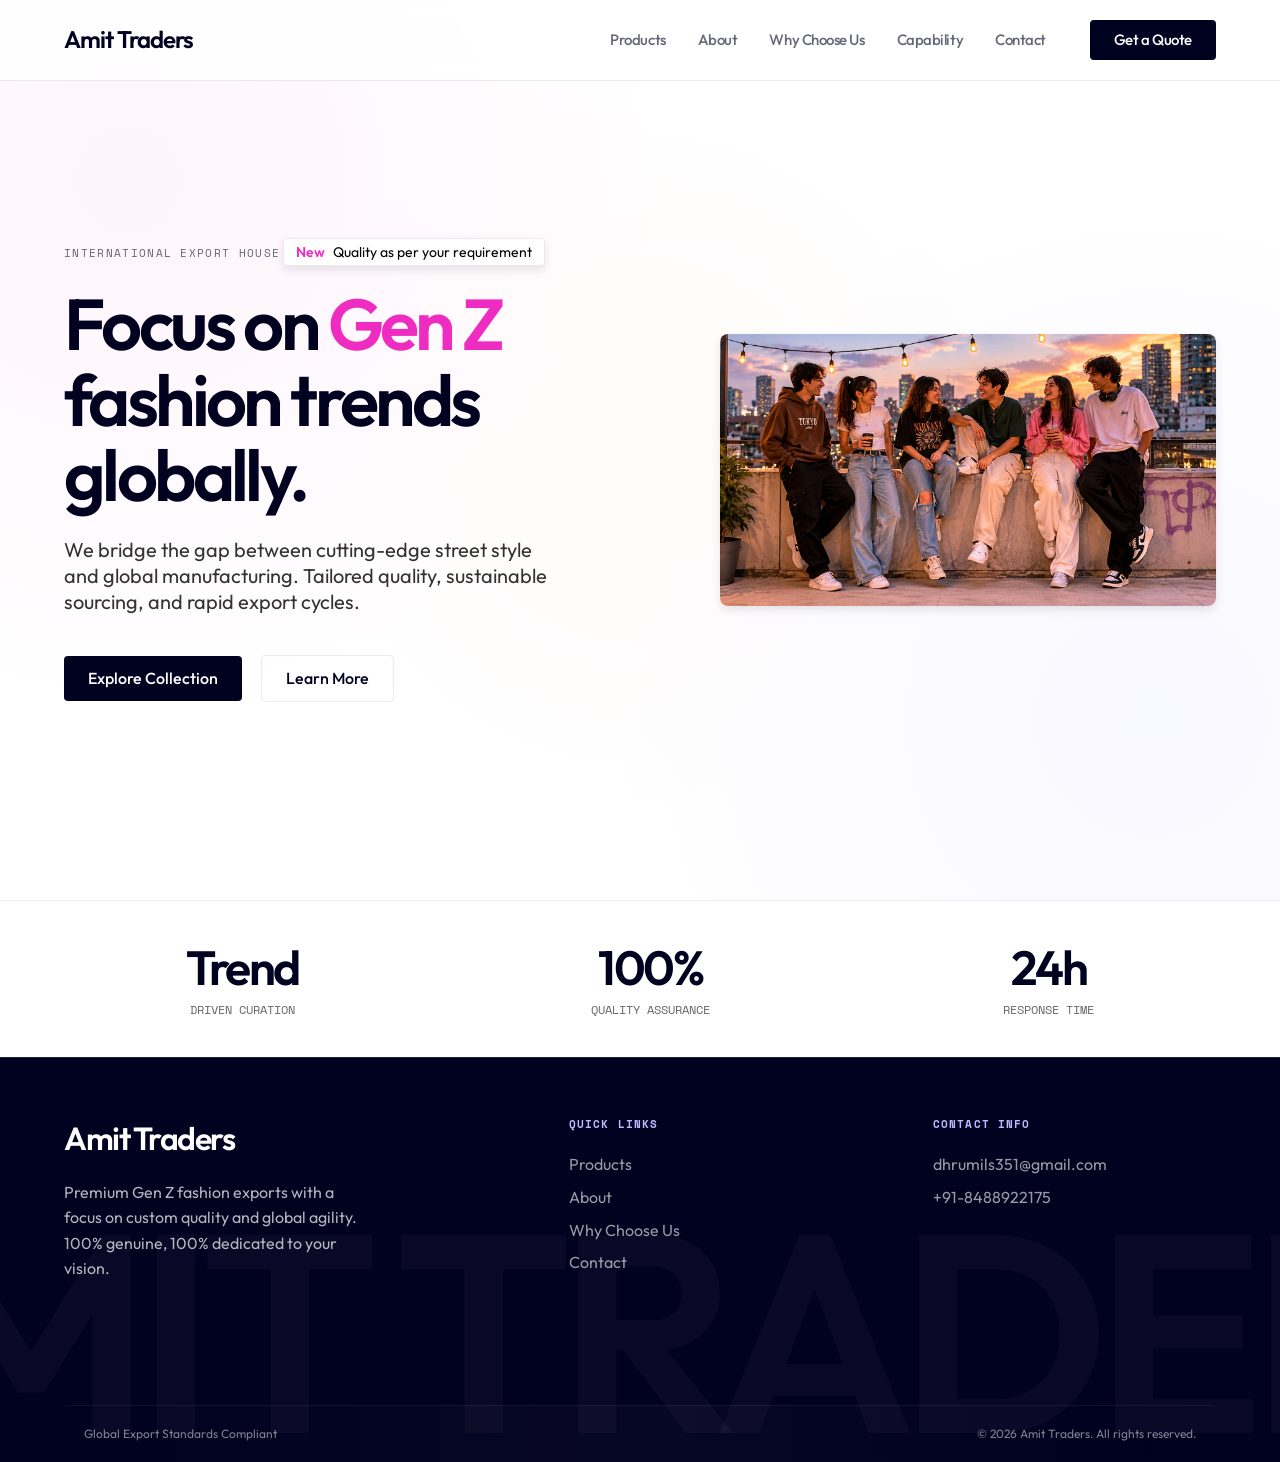
<file: index.html>
<!doctype html>
<html lang="en">
  <head>
    <meta charset="UTF-8" />
    <meta name="viewport" content="width=device-width, initial-scale=1.0" />
    <title>Amit Traders | Premium Gen Z Fashion Exports</title>
    <meta
      name="description"
      content="Leading export business focusing on high-quality Gen Z fashion. Quality as per your requirement, delivered globally."
    />
    <link rel="icon" type="image/png" href="assets/favicon.ico">
    <link rel="stylesheet" href="index.css" />
  </head>

  <body>
    <nav>
      <div class="logo">
        <a href="index.html" style="text-decoration: none; color: inherit"
          >Amit Traders</a
        >
      </div>
      <div class="menu-toggle">
        <span></span>
        <span></span>
        <span></span>
      </div>
      <div class="nav-links">
        <a href="products.html">Products</a>
        <a href="about.html">About</a>
        <a href="why-choose-us.html">Why Choose Us</a>
        <a href="export-capability.html">Capability</a>
        <a href="contact.html">Contact</a>
        <a href="contact.html" class="btn btn-primary">Get a Quote</a>
      </div>
    </nav>

    <main>
      <section class="hero">
        <div class="hero-content">
          <div class="hero-text animate-on-scroll">
            <div class="mono-label">International Export House</div>
            <div class="quality-badge">
              <span>New</span> Quality as per your requirement
            </div>
            <h1>
              Focus on
              <span style="color: var(--color-magenta)">Gen Z</span> fashion
              trends globally.
            </h1>
            <p>
              We bridge the gap between cutting-edge street style and global
              manufacturing. Tailored quality, sustainable sourcing, and rapid
              export cycles.
            </p>
            <div class="hero-btns">
              <a href="products.html" class="btn btn-primary">Explore Collection</a>
              <a href="about.html" class="btn btn-secondary">Learn More</a>
            </div>
          </div>
          <div class="hero-image-container animate-on-scroll scale-up">
            <img
              src="assets/Gen'z_Hero.jpeg"
              alt="Modern Gen Z fashion models in aesthetic setting"
              id="hero-img"
            />
          </div>
        </div>
      </section>

      <section class="stats-bar animate-on-scroll">
        <div class="stats-container stagger-container">
          <div class="stat-item animate-on-scroll">
            <h3>Trend</h3>
            <p>Driven Curation</p>
          </div>
          <div class="stat-item animate-on-scroll">
            <h3>100%</h3>
            <p>Quality Assurance</p>
          </div>
          <div class="stat-item animate-on-scroll">
            <h3>24h</h3>
            <p>Response Time</p>
          </div>
        </div>
      </section>
    </main>

    <footer class="animate-on-scroll">
      <div class="footer-bg-text">AMIT TRADERS</div>
      <div class="footer-container stagger-container">
        <div class="footer-col animate-on-scroll">
          <div class="footer-logo">Amit Traders</div>
          <p class="footer-desc">
            Premium Gen Z fashion exports with a focus on custom quality and
            global agility. 100% genuine, 100% dedicated to your vision.
          </p>
        </div>
        <div class="footer-col animate-on-scroll">
          <h4>Quick Links</h4>
          <ul class="footer-links">
            <li><a href="products.html">Products</a></li>
            <li><a href="about.html">About</a></li>
            <li><a href="why-choose-us.html">Why Choose Us</a></li>
            <li><a href="contact.html">Contact</a></li>
          </ul>
        </div>
        <div class="footer-col animate-on-scroll">
          <h4>Contact Info</h4>
          <p style="opacity: 0.6; margin-bottom: 12px">dhrumils351@gmail.com</p>
          <p style="opacity: 0.6; margin-bottom: 12px">+91-8488922175</p>
        </div>
      </div>
      <div class="footer-bottom animate-on-scroll">
        <div>Global Export Standards Compliant</div>
        <div>© 2026 Amit Traders. All rights reserved.</div>
      </div>
    </footer>

    <script src="index.js"></script>
  </body>
</html>
</file>
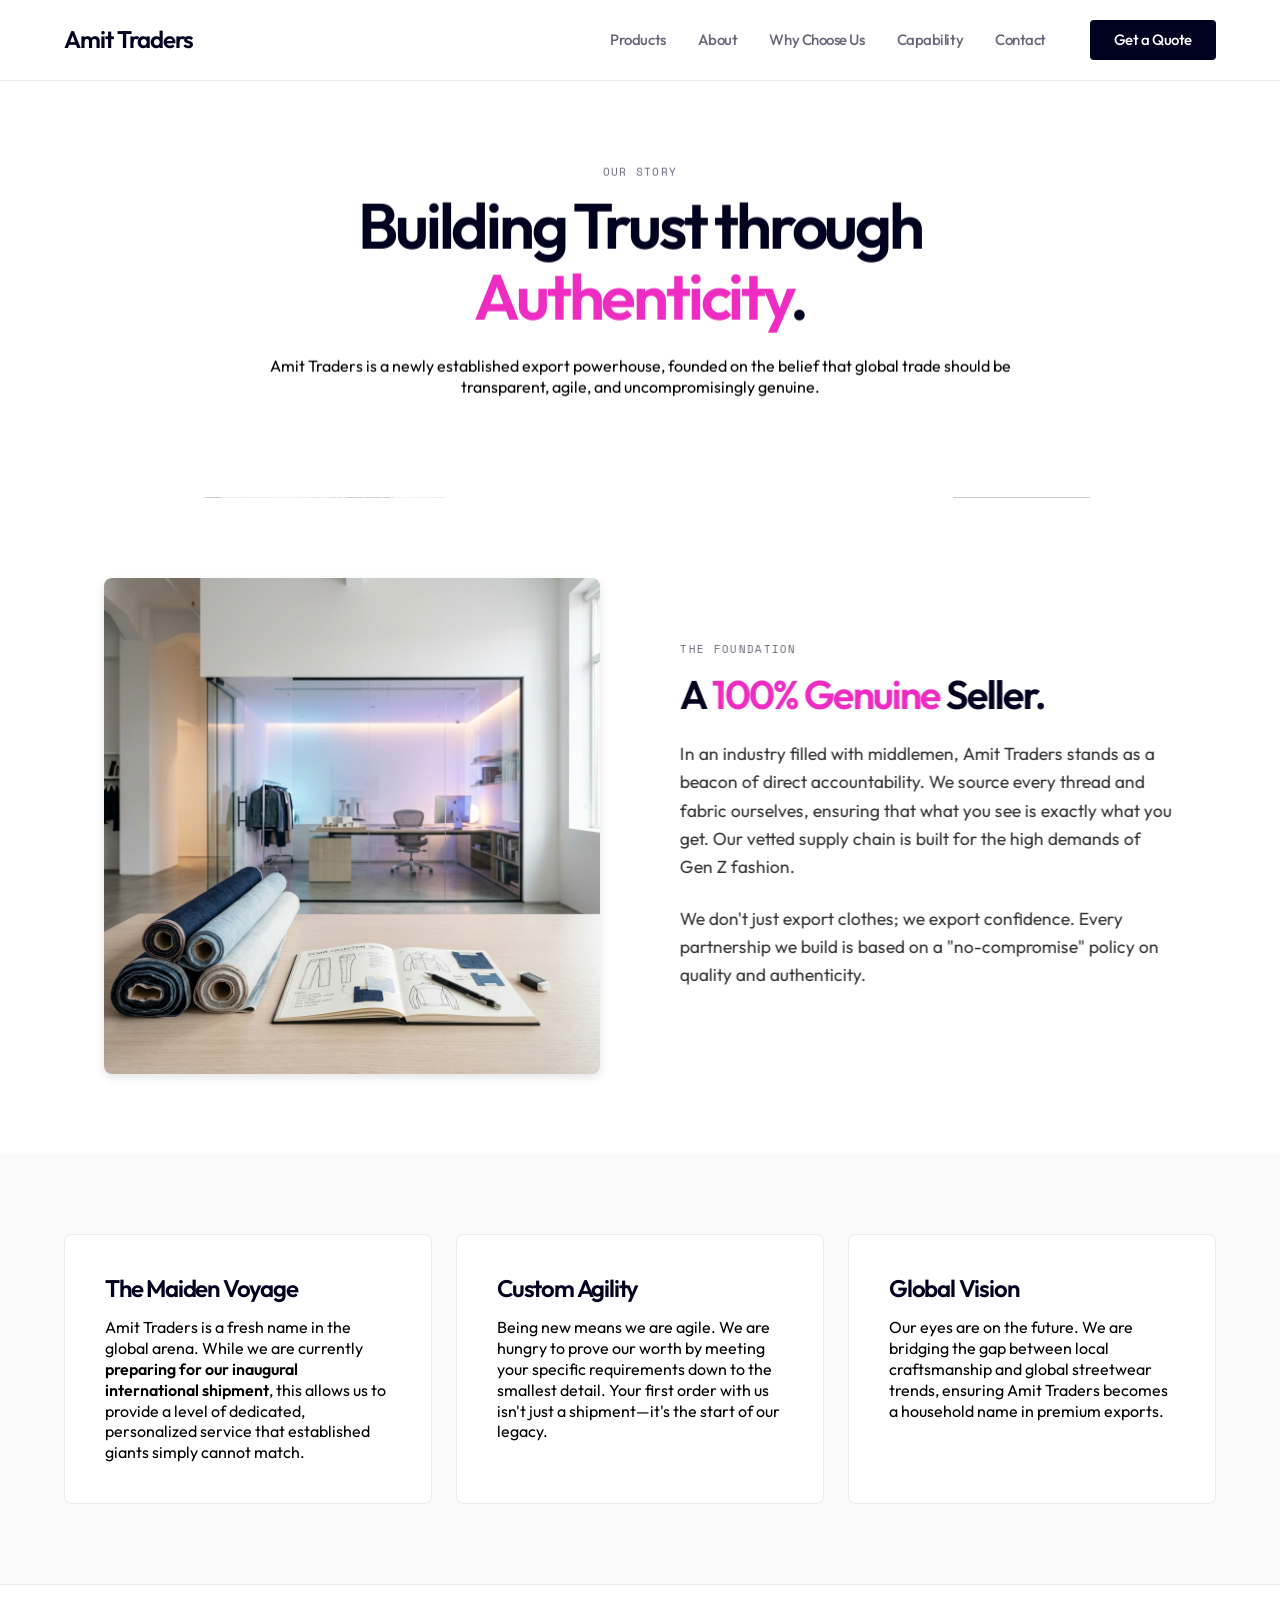
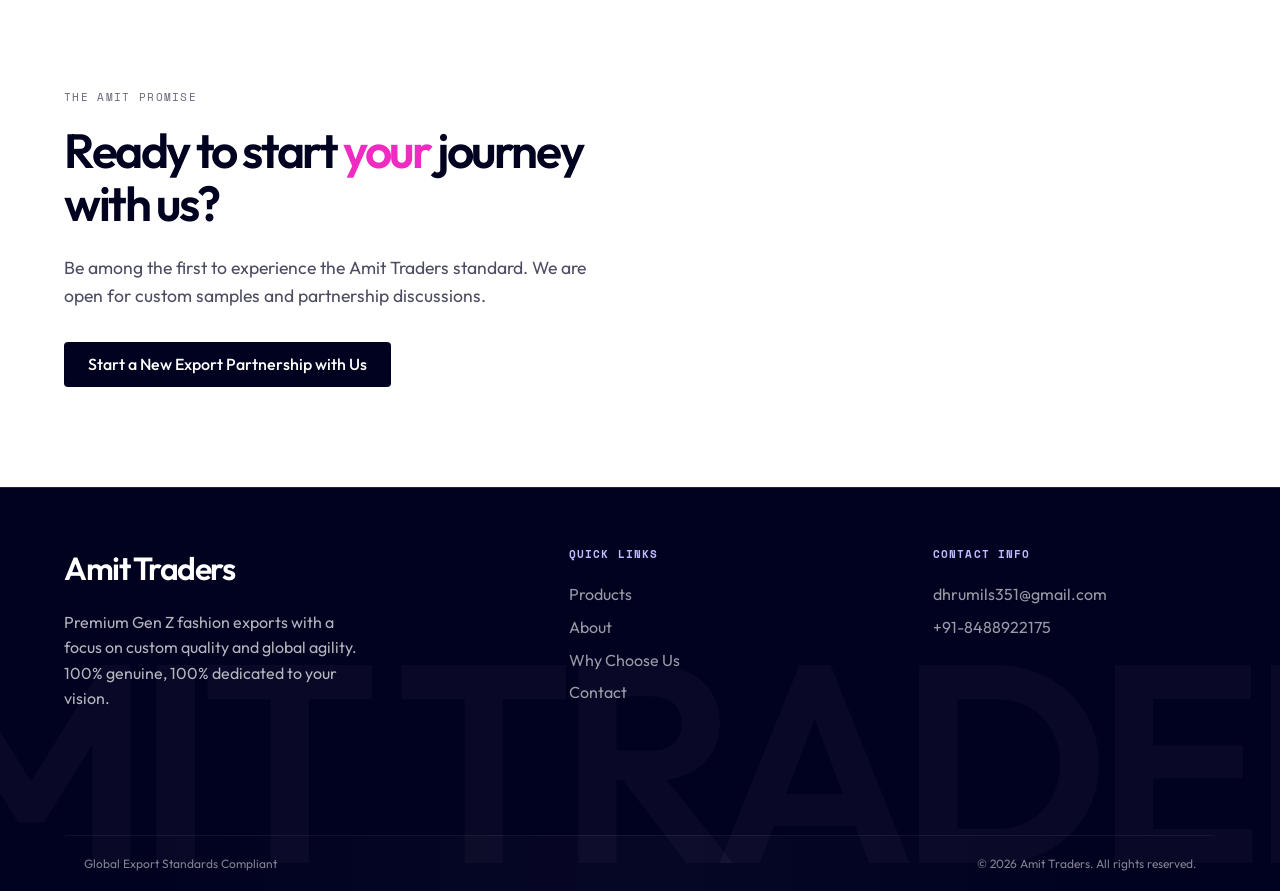
<file: about.html>
<!doctype html>
<html lang="en">
  <head>
    <meta charset="UTF-8" />
    <meta name="viewport" content="width=device-width, initial-scale=1.0" />
    <title>About Us | Amit Traders - Authentic Export House</title>
    <meta
      name="description"
      content="Learn about Amit Traders, a 100% genuine export house focusing on premium Gen Z fashion and custom quality standards."
    />
    <link rel="icon" type="image/png" href="assets/favicon.ico">
    <link rel="stylesheet" href="index.css" />
  </head>
  <body>
    <nav>
      <div class="logo">
        <a href="index.html" style="text-decoration: none; color: inherit"
          >Amit Traders</a
        >
      </div>
      <div class="menu-toggle">
        <span></span>
        <span></span>
        <span></span>
      </div>
      <div class="nav-links">
        <a href="products.html">Products</a>
        <a href="about.html">About</a>
        <a href="why-choose-us.html">Why Choose Us</a>
        <a href="export-capability.html">Capability</a>
        <a href="contact.html">Contact</a>
        <a href="contact.html" class="btn btn-primary">Get a Quote</a>
      </div>
    </nav>

    <main>
      <section class="about-hero animate-on-scroll">
        <div class="mono-label">Our Story</div>
        <h1>
          Building Trust through
          <span style="color: var(--color-magenta)">Authenticity</span>.
        </h1>
        <p>
          Amit Traders is a newly established export powerhouse, founded on the
          belief that global trade should be transparent, agile, and
          uncompromisingly genuine.
        </p>
      </section>

      <section class="about-grid">
        <div class="hero-image-container animate-on-scroll slide-left">
          <img src="assets/about_studio.png" alt="Amit Traders Studio" />
        </div>
        <div class="about-text animate-on-scroll slide-right">
          <div class="mono-label" style="margin-bottom: 16px">
            The Foundation
          </div>
          <h2>A <span class="trust-highlight">100% Genuine</span> Seller.</h2>
          <p>
            In an industry filled with middlemen, Amit Traders stands as a
            beacon of direct accountability. We source every thread and fabric
            ourselves, ensuring that what you see is exactly what you get. Our
            vetted supply chain is built for the high demands of Gen Z fashion.
          </p>
          <p>
            We don't just export clothes; we export confidence. Every
            partnership we build is based on a "no-compromise" policy on quality
            and authenticity.
          </p>
        </div>
      </section>

      <section class="mission-grid stagger-container">
        <div class="mission-card animate-on-scroll">
          <h3>The Maiden Voyage</h3>
          <p>
            Amit Traders is a fresh name in the global arena. While we are
            currently
            <span style="font-weight: 600"
              >preparing for our inaugural international shipment</span
            >, this allows us to provide a level of dedicated, personalized
            service that established giants simply cannot match.
          </p>
        </div>
        <div class="mission-card animate-on-scroll">
          <h3>Custom Agility</h3>
          <p>
            Being new means we are agile. We are hungry to prove our worth by
            meeting your specific requirements down to the smallest detail. Your
            first order with us isn't just a shipment—it's the start of our
            legacy.
          </p>
        </div>
        <div class="mission-card animate-on-scroll">
          <h3>Global Vision</h3>
          <p>
            Our eyes are on the future. We are bridging the gap between local
            craftsmanship and global streetwear trends, ensuring Amit Traders
            becomes a household name in premium exports.
          </p>
        </div>
      </section>

      <section
        class="quality-detail"
        style="
          background: var(--color-white);
          color: var(--color-dark-blue);
          border-top: 1px solid var(--color-border-light);
        "
      >
        <div class="quality-text animate-on-scroll">
          <div class="mono-label" style="margin-bottom: 20px">
            The Amit Promise
          </div>
          <h2 style="color: var(--color-dark-blue)">
            Ready to start
            <span style="color: var(--color-magenta)">your</span> journey with
            us?
          </h2>
          <p style="color: var(--color-dark-blue); opacity: 0.7">
            Be among the first to experience the Amit Traders standard. We are
            open for custom samples and partnership discussions.
          </p>
          <a href="index.html#contact" class="btn btn-primary"
            >Start a New Export Partnership with Us</a
          >
        </div>
      </section>
    </main>

    <footer class="animate-on-scroll">
      <div class="footer-bg-text">AMIT TRADERS</div>
      <div class="footer-container stagger-container">
        <div class="footer-col animate-on-scroll">
          <div class="footer-logo">Amit Traders</div>
          <p class="footer-desc">
            Premium Gen Z fashion exports with a focus on custom quality and
            global agility. 100% genuine, 100% dedicated to your vision.
          </p>
        </div>
        <div class="footer-col animate-on-scroll">
          <h4>Quick Links</h4>
          <ul class="footer-links">
            <li><a href="products.html">Products</a></li>
            <li><a href="about.html">About</a></li>
            <li><a href="why-choose-us.html">Why Choose Us</a></li>
            <li><a href="contact.html">Contact</a></li>
          </ul>
        </div>
        <div class="footer-col animate-on-scroll">
          <h4>Contact Info</h4>
          <p style="opacity: 0.6; margin-bottom: 12px">dhrumils351@gmail.com</p>
          <p style="opacity: 0.6; margin-bottom: 12px">+91-8488922175</p>
        </div>
      </div>
      <div class="footer-bottom animate-on-scroll">
        <div>Global Export Standards Compliant</div>
        <div>© 2026 Amit Traders. All rights reserved.</div>
      </div>
    </footer>

    <script src="index.js"></script>
  </body>
</html>
</file>
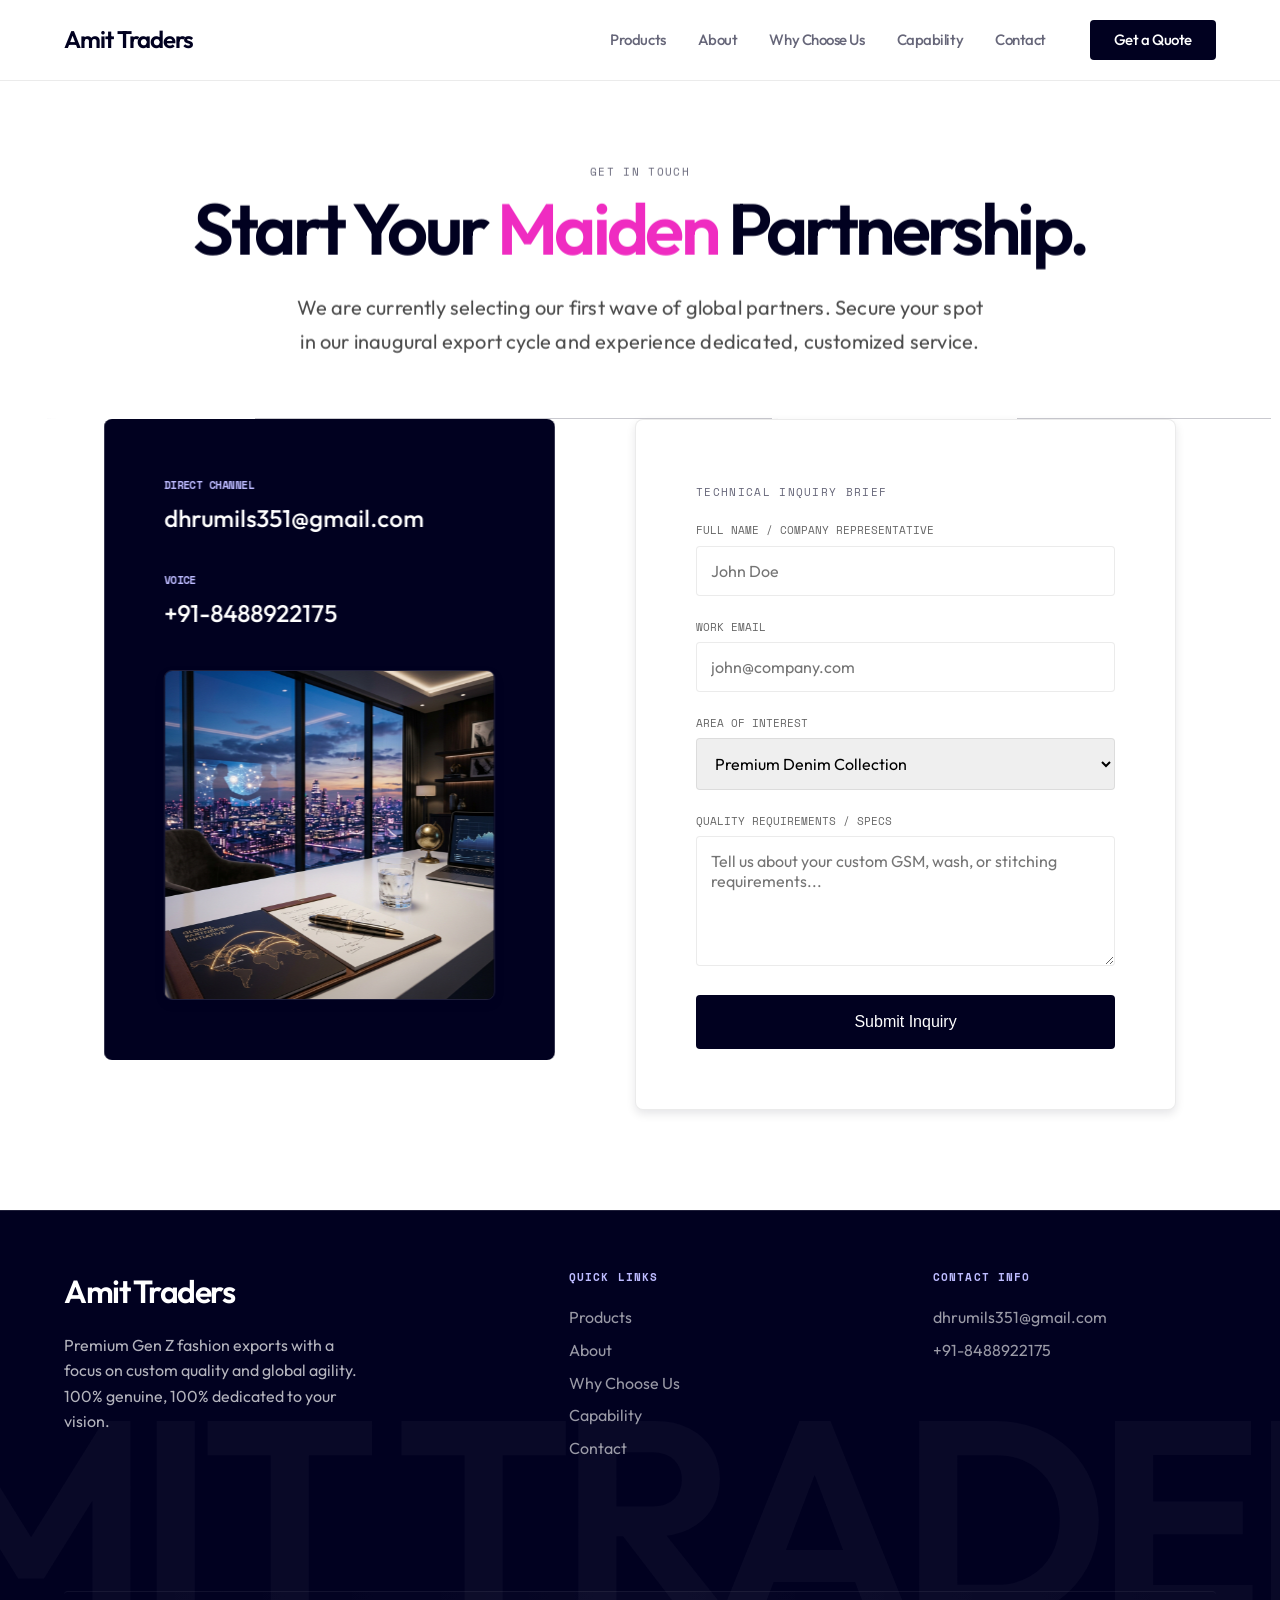
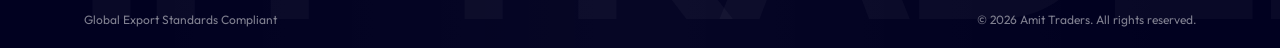
<file: contact.html>
<!doctype html>
<html lang="en">
  <head>
    <meta charset="UTF-8" />
    <meta name="viewport" content="width=device-width, initial-scale=1.0" />
    <title>Contact & Inquiry | Amit Traders - Global Partnership Hub</title>
    <meta
      name="description"
      content="Connect with Amit Traders for premium fashion export inquiries. Request custom samples, capability briefs, and start your global partnership."
    />
    <link rel="icon" type="image/png" href="assets/favicon.ico">
    <link rel="stylesheet" href="index.css" />
  </head>
  <body>
    <nav>
      <div class="logo">
        <a href="index.html" style="text-decoration: none; color: inherit"
          >Amit Traders</a
        >
      </div>
      <div class="menu-toggle">
        <span></span>
        <span></span>
        <span></span>
      </div>
      <div class="nav-links">
        <a href="products.html">Products</a>
        <a href="about.html">About</a>
        <a href="why-choose-us.html">Why Choose Us</a>
        <a href="export-capability.html">Capability</a>
        <a href="contact.html">Contact</a>
        <a href="contact.html" class="btn btn-primary">Get a Quote</a>
      </div>
    </nav>

    <main>
      <section class="contact-hero animate-on-scroll">
        <div class="mono-label">Get in Touch</div>
        <h1>Start Your <span style="color: var(--color-magenta);">Maiden</span> Partnership.</h1>
        <p style="max-width: 700px; margin: 0 auto;">
          We are currently selecting our first wave of global partners. Secure 
          your spot in our inaugural export cycle and experience dedicated, 
          customized service.
        </p>
      </section>

      <section class="contact-layout">
        <div class="contact-info-panel animate-on-scroll slide-left">
          <div class="contact-method">
            <h4>Direct Channel</h4>
            <p>dhrumils351@gmail.com</p>
          </div>
          <div class="contact-method">
            <h4>Voice</h4>
            <p>+91-8488922175</p>
          </div>
          <div class="contact-method">
          </div>
          <div class="hero-image-container" style="margin-top: 40px; border: 1px solid var(--color-border-dark);">
             <img src="assets/contact_hero.png" alt="Amit Traders Global Office">
          </div>
        </div>

        <div class="inquiry-form-card animate-on-scroll slide-right">
          <div class="mono-label" style="margin-bottom: 24px;">Technical Inquiry Brief</div>
          <form id="inquiry-form">
            <div class="form-group">
              <label for="name">Full Name / Company Representative</label>
              <input type="text" id="name" name="name" placeholder="John Doe" required>
            </div>
            <div class="form-group">
              <label for="email">Work Email</label>
              <input type="email" id="email" name="email" placeholder="john@company.com" required>
            </div>
            <div class="form-group">
              <label for="interest">Area of Interest</label>
              <select id="interest" name="interest">
                <option value="denim">Premium Denim Collection</option>
                <option value="custom">Custom Fashion Manufacturing</option>
                <option value="logistics">Logistics & Distribution</option>
                <option value="samples">Sample Request</option>
              </select>
            </div>
            <div class="form-group">
              <label for="requirements">Quality Requirements / Specs</label>
              <textarea id="requirements" name="requirements" rows="5" placeholder="Tell us about your custom GSM, wash, or stitching requirements..."></textarea>
            </div>
            <button type="submit" class="btn btn-primary" style="width: 100%; padding: 18px;">Submit Inquiry</button>
          </form>
        </div>
      </section>
    </main>

    <footer class="animate-on-scroll">
      <div class="footer-bg-text">AMIT TRADERS</div>
      <div class="footer-container stagger-container">
        <div class="footer-col animate-on-scroll">
          <div class="footer-logo">Amit Traders</div>
          <p class="footer-desc">
            Premium Gen Z fashion exports with a focus on custom quality and
            global agility. 100% genuine, 100% dedicated to your vision.
          </p>
        </div>
        <div class="footer-col animate-on-scroll">
          <h4>Quick Links</h4>
          <ul class="footer-links">
            <li><a href="products.html">Products</a></li>
            <li><a href="about.html">About</a></li>
            <li><a href="why-choose-us.html">Why Choose Us</a></li>
            <li><a href="export-capability.html">Capability</a></li>
            <li><a href="contact.html">Contact</a></li>
          </ul>
        </div>
        <div class="footer-col animate-on-scroll">
          <h4>Contact Info</h4>
          <p style="opacity: 0.6; margin-bottom: 12px">dhrumils351@gmail.com</p>
          <p style="opacity: 0.6; margin-bottom: 12px">+91-8488922175</p>
        </div>
      </div>
      <div class="footer-bottom animate-on-scroll">
        <div>Global Export Standards Compliant</div>
        <div>© 2026 Amit Traders. All rights reserved.</div>
      </div>
    </footer>

    <script src="index.js"></script>
  </body>
</html>
</file>
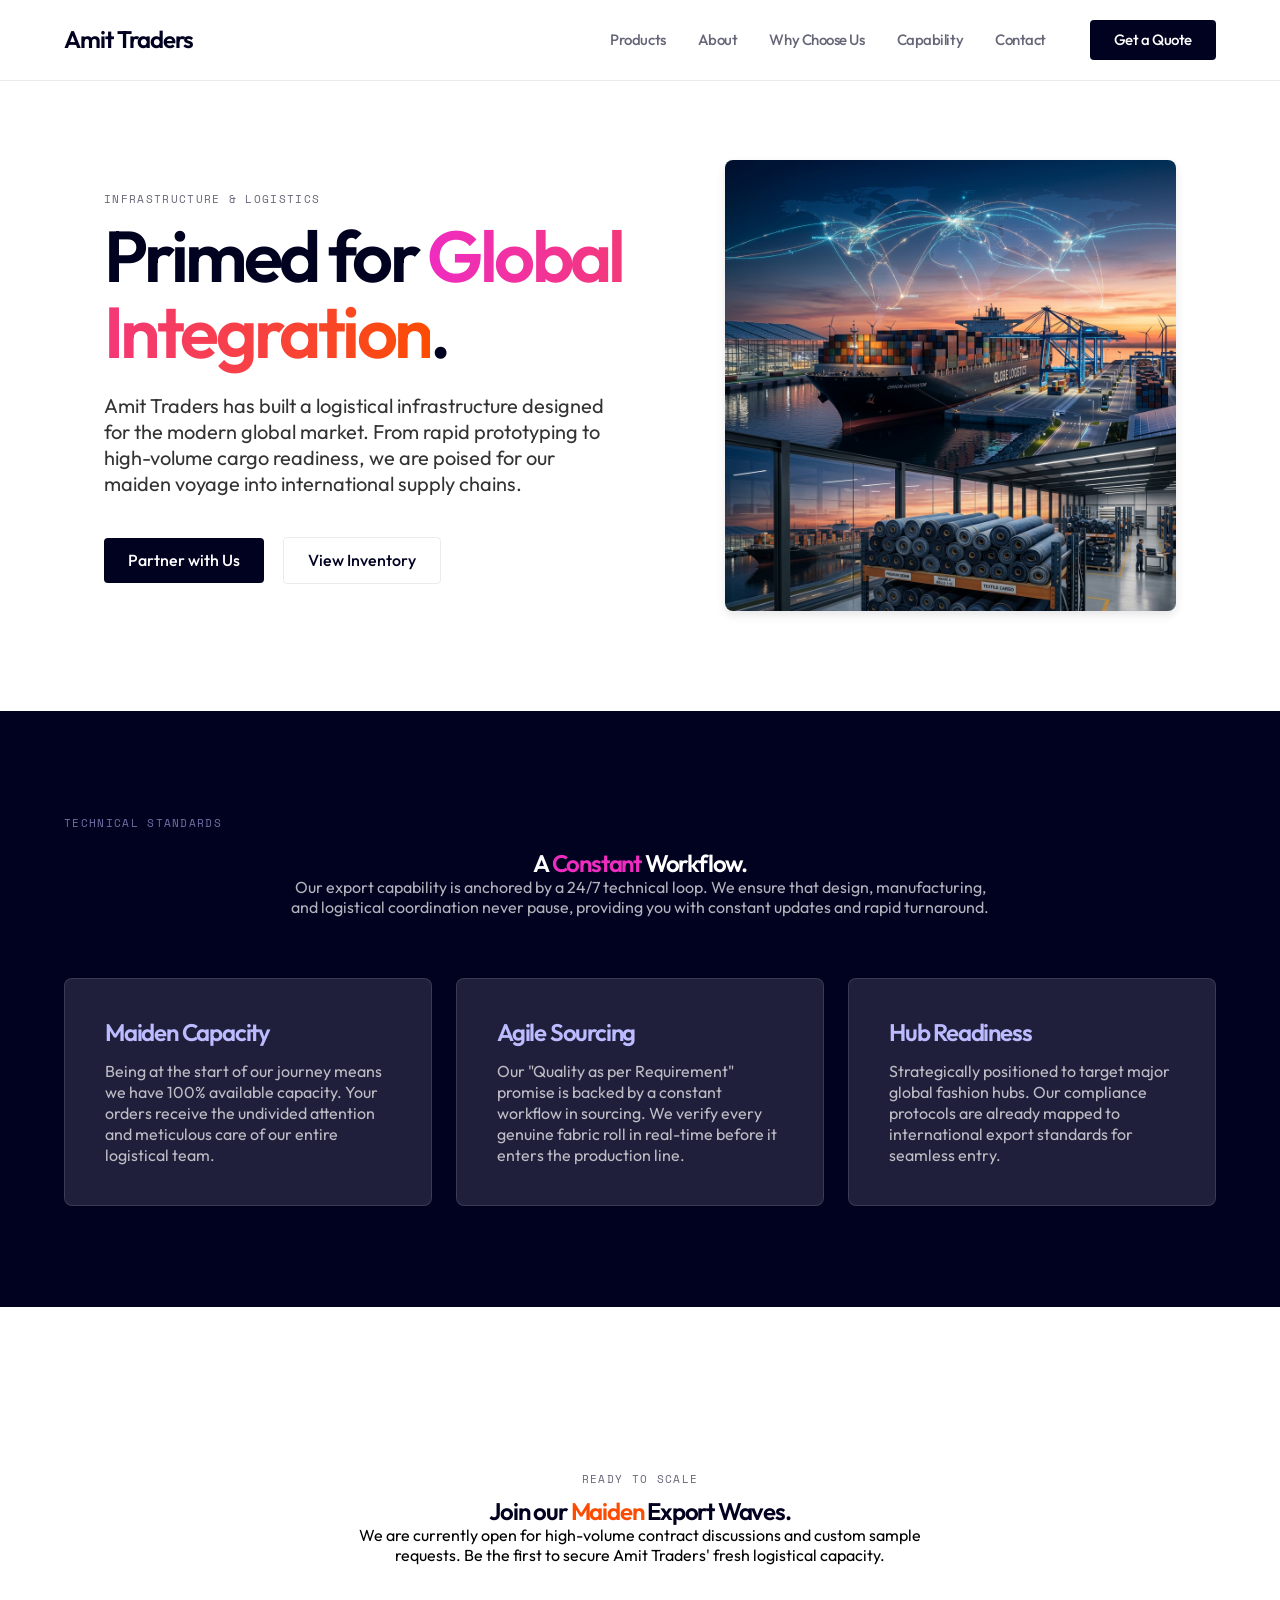
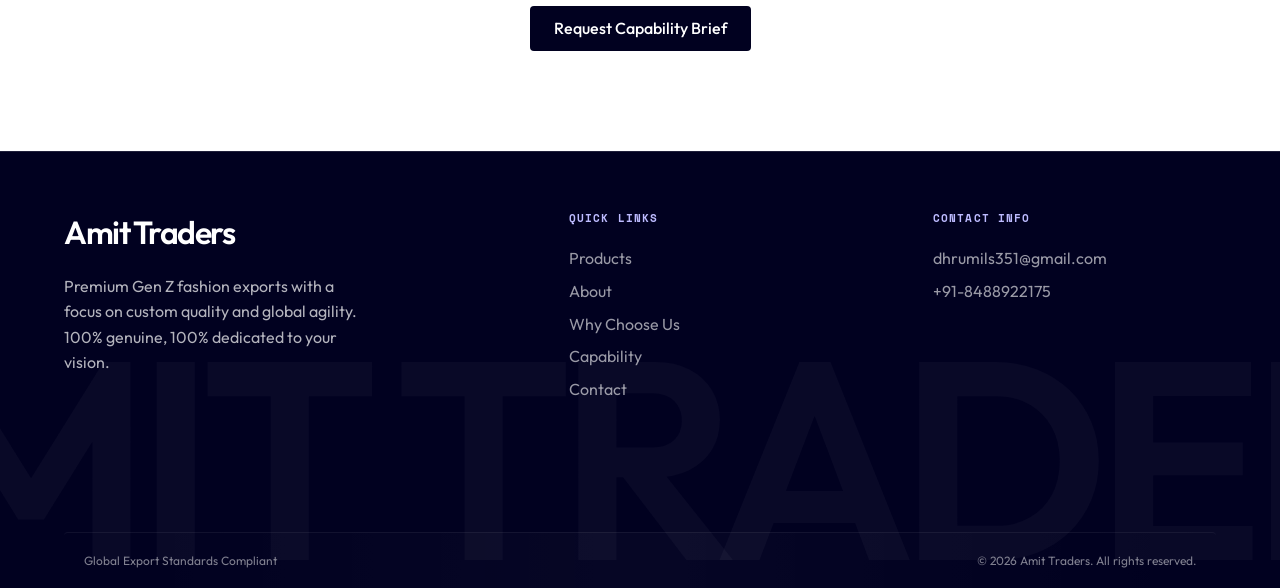
<file: export-capability.html>
<!doctype html>
<html lang="en">
  <head>
    <meta charset="UTF-8" />
    <meta name="viewport" content="width=device-width, initial-scale=1.0" />
    <title>Export Capability | Amit Traders - Global Logistical Readiness</title>
    <meta
      name="description"
      content="Explore the global export capabilities of Amit Traders. High-volume logistical readiness, constant workflow, and 100% genuine export standards."
    />
    <link rel="icon" type="image/png" href="assets/favicon.ico">
    <link rel="stylesheet" href="index.css" />
  </head>
  <body>
    <nav>
      <div class="logo">
        <a href="index.html" style="text-decoration: none; color: inherit"
          >Amit Traders</a
        >
      </div>
      <div class="menu-toggle">
        <span></span>
        <span></span>
        <span></span>
      </div>
      <div class="nav-links">
        <a href="products.html">Products</a>
        <a href="about.html">About</a>
        <a href="why-choose-us.html">Why Choose Us</a>
        <a href="export-capability.html">Capability</a>
        <a href="contact.html">Contact</a>
        <a href="contact.html" class="btn btn-primary">Get a Quote</a>
      </div>
    </nav>

    <main>
      <section class="capability-hero">
        <div class="hero-text animate-on-scroll slide-left">
          <div class="mono-label">Infrastructure & Logistics</div>
          <h1>
            Primed for
            <span class="workflow-highlight">Global Integration</span>.
          </h1>
          <p>
            Amit Traders has built a logistical infrastructure designed for the
            modern global market. From rapid prototyping to high-volume cargo
            readiness, we are poised for our maiden voyage into international
            supply chains.
          </p>
          <div class="hero-btns" style="margin-top: 32px;">
            <a href="index.html#contact" class="btn btn-primary">Partner with Us</a>
            <a href="products.html" class="btn btn-secondary">View Inventory</a>
          </div>
        </div>
        <div class="hero-image-container animate-on-scroll slide-right scale-up">
          <img src="assets/logistics_hero.png" alt="Amit Traders Global Logistics Hub" />
        </div>
      </section>

      <section class="readiness-section">
        <div class="mono-label" style="color: var(--color-lavender); margin-bottom: 20px; text-align: center;">Technical Standards</div>
        <h2 style="color: var(--color-white); text-align: center;">A <span style="color: var(--color-magenta);">Constant</span> Workflow.</h2>
        <p style="text-align: center; max-width: 700px; margin: 0 auto; opacity: 0.7;">
          Our export capability is anchored by a 24/7 technical loop. We ensure
          that design, manufacturing, and logistical coordination never pause,
          providing you with constant updates and rapid turnaround.
        </p>
        
        <div class="readiness-grid stagger-container">
          <div class="capability-card animate-on-scroll">
            <h3>Maiden Capacity</h3>
            <p style="opacity: 0.7;">
              Being at the start of our journey means we have 100% available
              capacity. Your orders receive the undivided attention and
              meticulous care of our entire logistical team.
            </p>
          </div>
          <div class="capability-card animate-on-scroll">
            <h3>Agile Sourcing</h3>
            <p style="opacity: 0.7;">
              Our "Quality as per Requirement" promise is backed by a constant
              workflow in sourcing. We verify every genuine fabric roll in
              real-time before it enters the production line.
            </p>
          </div>
          <div class="capability-card animate-on-scroll">
            <h3>Hub Readiness</h3>
            <p style="opacity: 0.7;">
              Strategically positioned to target major global fashion hubs. Our
              compliance protocols are already mapped to international export
              standards for seamless entry.
            </p>
          </div>
        </div>
      </section>

      <section class="about-hero animate-on-scroll">
         <div class="mono-label">Ready to Scale</div>
         <h2>Join our <span style="color: var(--color-orange);">Maiden</span> Export Waves.</h2>
         <p style="max-width: 600px; margin: 0 auto 40px;">
           We are currently open for high-volume contract discussions and custom
           sample requests. Be the first to secure Amit Traders' fresh logistical
           capacity.
         </p>
         <a href="index.html#contact" class="btn btn-primary">Request Capability Brief</a>
      </section>
    </main>

    <footer class="animate-on-scroll">
      <div class="footer-bg-text">AMIT TRADERS</div>
      <div class="footer-container stagger-container">
        <div class="footer-col animate-on-scroll">
          <div class="footer-logo">Amit Traders</div>
          <p class="footer-desc">
            Premium Gen Z fashion exports with a focus on custom quality and
            global agility. 100% genuine, 100% dedicated to your vision.
          </p>
        </div>
        <div class="footer-col animate-on-scroll">
          <h4>Quick Links</h4>
          <ul class="footer-links">
            <li><a href="products.html">Products</a></li>
            <li><a href="about.html">About</a></li>
            <li><a href="why-choose-us.html">Why Choose Us</a></li>
            <li><a href="export-capability.html">Capability</a></li>
            <li><a href="contact.html">Contact</a></li>
          </ul>
        </div>
        <div class="footer-col animate-on-scroll">
          <h4>Contact Info</h4>
          <p style="opacity: 0.6; margin-bottom: 12px">dhrumils351@gmail.com</p>
          <p style="opacity: 0.6; margin-bottom: 12px">+91-8488922175</p>
        </div>
      </div>
      <div class="footer-bottom animate-on-scroll">
        <div>Global Export Standards Compliant</div>
        <div>© 2026 Amit Traders. All rights reserved.</div>
      </div>
    </footer>

    <script src="index.js"></script>
  </body>
</html>
</file>
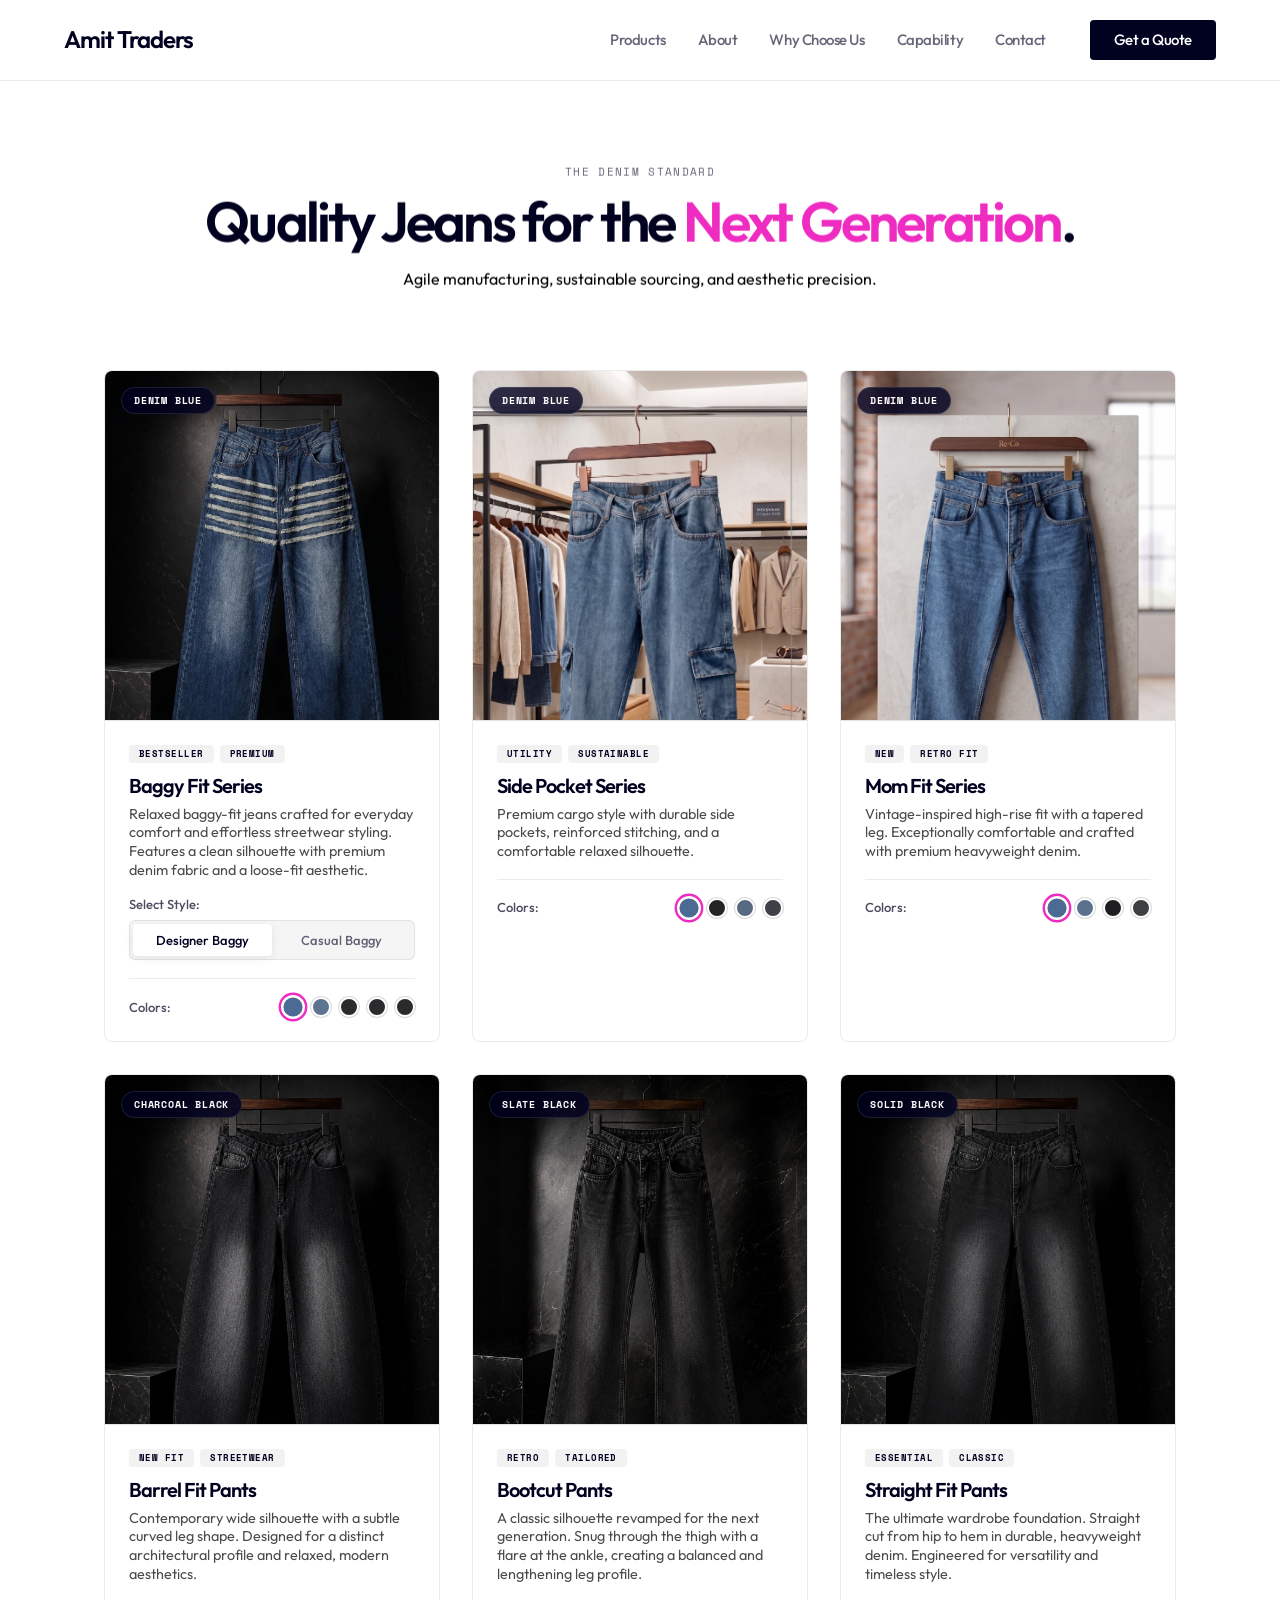
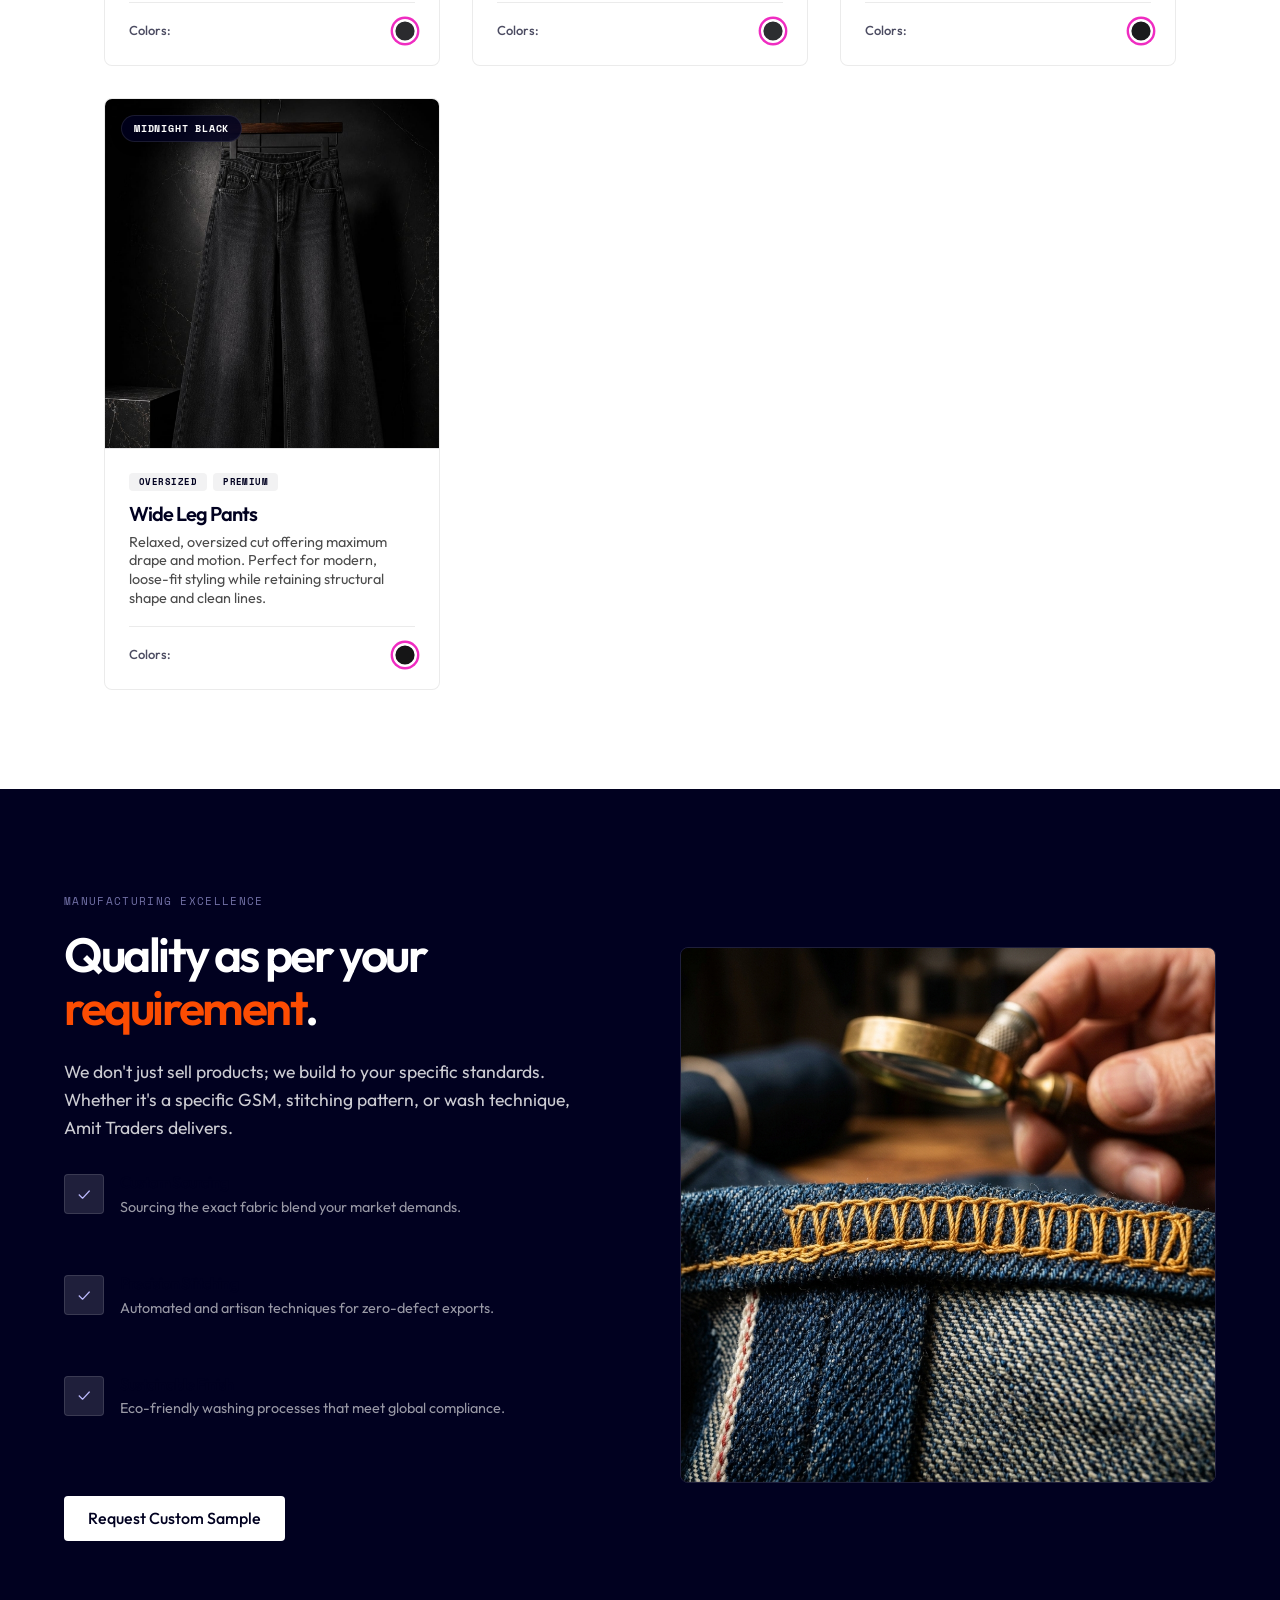
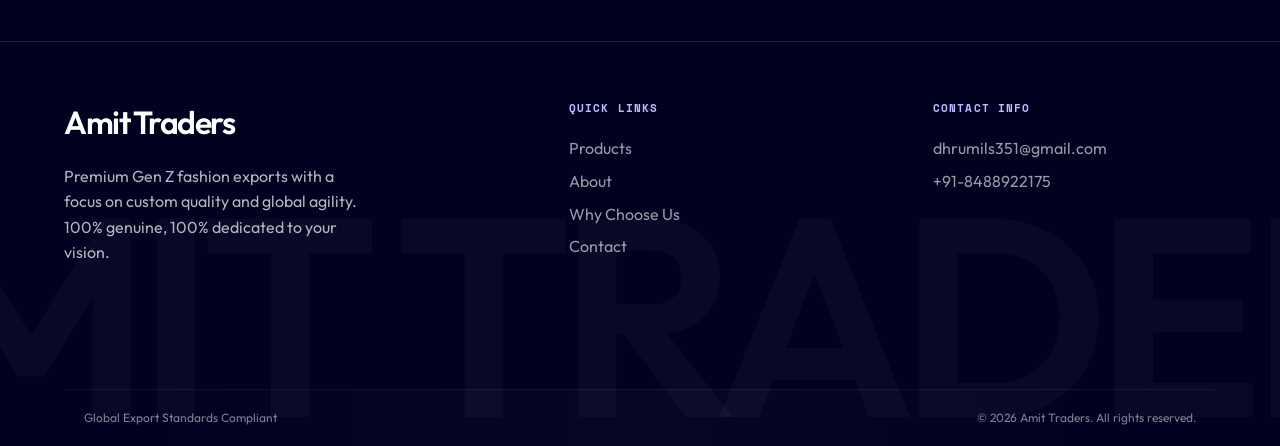
<file: products.html>
<!doctype html>
<html lang="en">
  <head>
    <meta charset="UTF-8" />
    <meta name="viewport" content="width=device-width, initial-scale=1.0" />
    <title>Products | Amit Traders - Premium Denim Exports</title>
    <meta
      name="description"
      content="Explore our premium collection of Gen Z jeans. Quality as per your requirement, manufactured for global export."
    />
    <link rel="icon" type="image/png" href="assets/favicon.ico" />
    <link rel="stylesheet" href="index.css" />
  </head>
  <body>
    <nav>
      <div class="logo">
        <a href="index.html" style="text-decoration: none; color: inherit"
          >Amit Traders</a
        >
      </div>
      <div class="menu-toggle">
        <span></span>
        <span></span>
        <span></span>
      </div>
      <div class="nav-links">
        <a href="products.html">Products</a>
        <a href="about.html">About</a>
        <a href="why-choose-us.html">Why Choose Us</a>
        <a href="export-capability.html">Capability</a>
        <a href="contact.html">Contact</a>
        <a href="contact.html" class="btn btn-primary">Get a Quote</a>
      </div>
    </nav>

    <main>
      <section class="product-hero animate-on-scroll">
        <div class="mono-label">The Denim Standard</div>
        <h1>
          Quality Jeans for the
          <span style="color: var(--color-magenta)">Next Generation</span>.
        </h1>
        <p style="max-width: 600px; margin: 0 auto">
          Agile manufacturing, sustainable sourcing, and aesthetic precision.
        </p>
      </section>

      <section class="product-grid stagger-container">
        <div class="product-card animate-on-scroll" data-product="baggy-denim">
          <div class="product-img-container">
            <img
              src="assets/Baggy_Pants/Baggy Denim blue.png"
              alt="Baggy Fit Denim Series"
              class="product-img"
            />
            <div class="color-badge-overlay">Denim Blue</div>
            <div class="image-overlay-hint">
              <span>Click image to cycle colors</span>
            </div>
          </div>
          <div class="product-info">
            <div class="tag-row">
              <span class="tag">Bestseller</span>
              <span class="tag">Premium</span>
            </div>
            <h3>Baggy Fit Series</h3>
            <p>
              Relaxed baggy-fit jeans crafted for everyday comfort and
              effortless streetwear styling. Features a clean silhouette with
              premium denim fabric and a loose-fit aesthetic.
            </p>
            <div class="style-selector-section">
              <span class="style-label">Select Style:</span>
              <div class="style-tabs">
                <button class="style-tab-btn active" data-style="designer">
                  Designer Baggy
                </button>
                <button class="style-tab-btn" data-style="casual">
                  Casual Baggy
                </button>
              </div>
            </div>

            <div class="swatches-section">
              <span class="swatches-label">Colors:</span>

              <!-- Designer Style Swatches -->
              <div
                class="color-swatches style-group active"
                data-style-group="designer"
              >
                <button
                  class="swatch-btn active"
                  data-color="Denim Blue"
                  data-image="assets/Baggy_Pants/Baggy Denim blue.png"
                  style="background-color: #4b6b94"
                  title="Classic Denim Blue"
                ></button>
                <button
                  class="swatch-btn"
                  data-color="Vintage Blue"
                  data-image="assets/Baggy_Pants/Baggy pants blue.png"
                  style="background-color: #5c7490"
                  title="Vintage Blue"
                ></button>
                <button
                  class="swatch-btn"
                  data-color="Acid Black"
                  data-image="assets/Baggy_Pants/Baggy Acid black.png"
                  style="background-color: #2b2b2e"
                  title="Acid Black"
                ></button>
                <button
                  class="swatch-btn"
                  data-color="Dark Blue"
                  data-image="assets/Baggy_Pants/Baggy dark blue.png"
                  style="background-color: #2b2b2e"
                  title="Dark Blue"
                ></button>
                <button
                  class="swatch-btn"
                  data-color="Black"
                  data-image="assets/Baggy_Pants/Baggy Black.jpg"
                  style="background-color: #2b2b2e"
                  title="Black"
                ></button>
              </div>

              <!-- Casual Style Swatches -->
              <div
                class="color-swatches style-group"
                data-style-group="casual"
                style="display: none"
              >
                <button
                  class="swatch-btn"
                  data-color="Dark Blue"
                  data-image="assets/Baggy_Pants/Causal dark blue pants.png"
                  style="background-color: #1e2d42"
                  title="Deep Dark Blue"
                ></button>
                <button
                  class="swatch-btn"
                  data-color="Blue"
                  data-image="assets/Baggy_Pants/Causal blue pants.png"
                  style="background-color: #111112"
                  title="Blue"
                ></button>
                <button
                  class="swatch-btn"
                  data-color="Causal Denim Blue"
                  data-image="assets/Baggy_Pants/Causal Denim blue pants.png"
                  style="background-color: #2b2b2e"
                  title="Causal Denim blue"
                ></button>
                <button
                  class="swatch-btn"
                  data-color="Light Black"
                  data-image="assets/Baggy_Pants/Light Black.jpg"
                  style="background-color: #3d3e42"
                  title="Light Slate Black"
                ></button>
              </div>
            </div>
          </div>
        </div>
        <div class="product-card animate-on-scroll" data-product="side-pocket">
          <div class="product-img-container">
            <img
              src="assets/Side pocket/Side pocket Denim blue.png"
              alt="Side Pocket Utility Denim"
              class="product-img"
            />
            <div class="color-badge-overlay">Denim Blue</div>
            <div class="image-overlay-hint">
              <span>Click image to cycle colors</span>
            </div>
          </div>
          <div class="product-info">
            <div class="tag-row">
              <span class="tag">Utility</span>
              <span class="tag">Sustainable</span>
            </div>
            <h3>Side Pocket Series</h3>
            <p>
              Premium cargo style with durable side pockets, reinforced
              stitching, and a comfortable relaxed silhouette.
            </p>
            <div class="swatches-section">
              <span class="swatches-label">Colors:</span>
              <div class="color-swatches">
                <button
                  class="swatch-btn active"
                  data-color="Denim Blue"
                  data-image="assets/Side pocket/Side pocket Denim blue.png"
                  style="background-color: #4b6b94"
                  title="Classic Denim Blue"
                ></button>
                <button
                  class="swatch-btn"
                  data-color="Stealth Black"
                  data-image="assets/Side pocket/Side pocket black.png"
                  style="background-color: #242426"
                  title="Stealth Black"
                ></button>
                <button
                  class="swatch-btn"
                  data-color="Vintage Blue"
                  data-image="assets/Side pocket/Side pocket blue pant.png"
                  style="background-color: #586a82"
                  title="Vintage Blue"
                ></button>
                <button
                  class="swatch-btn"
                  data-color="Light Black"
                  data-image="assets/Side pocket/Side pocket light black.png"
                  style="background-color: #3f4045"
                  title="Light Slate Black"
                ></button>
              </div>
            </div>
          </div>
        </div>
        <div class="product-card animate-on-scroll" data-product="mom-fit">
          <div class="product-img-container">
            <img
              src="assets/Mom fit/Denim blue mom fit.png"
              alt="Mom Fit Retro Denim"
              class="product-img"
            />
            <div class="color-badge-overlay">Denim Blue</div>
            <div class="image-overlay-hint">
              <span>Click image to cycle colors</span>
            </div>
          </div>
          <div class="product-info">
            <div class="tag-row">
              <span class="tag">New</span>
              <span class="tag">Retro Fit</span>
            </div>
            <h3>Mom Fit Series</h3>
            <p>
              Vintage-inspired high-rise fit with a tapered leg. Exceptionally
              comfortable and crafted with premium heavyweight denim.
            </p>
            <div class="swatches-section">
              <span class="swatches-label">Colors:</span>
              <div class="color-swatches">
                <button
                  class="swatch-btn active"
                  data-color="Denim Blue"
                  data-image="assets/Mom fit/Denim blue mom fit.png"
                  style="background-color: #4b6b94"
                  title="Classic Denim Blue"
                ></button>
                <button
                  class="swatch-btn"
                  data-color="Vintage Blue"
                  data-image="assets/Mom fit/Blue mom fit.png"
                  style="background-color: #5b728f"
                  title="Vintage Blue"
                ></button>
                <button
                  class="swatch-btn"
                  data-color="Stealth Black"
                  data-image="assets/Mom fit/Mom fit black pant.png"
                  style="background-color: #1f1f21"
                  title="Stealth Black"
                ></button>
                <button
                  class="swatch-btn"
                  data-color="Light Black"
                  data-image="assets/Mom fit/Light black mom fit.png"
                  style="background-color: #3e3f42"
                  title="Light Slate Black"
                ></button>
              </div>
            </div>
          </div>
        </div>
        <div class="product-card animate-on-scroll" data-product="barrel-fit">
          <div class="product-img-container">
            <img
              src="assets/Barrel fit pants.jpg"
              alt="Barrel Fit Pants"
              class="product-img"
            />
            <div class="color-badge-overlay">Charcoal Black</div>
            <div class="image-overlay-hint">
              <span>Click image to cycle colors</span>
            </div>
          </div>
          <div class="product-info">
            <div class="tag-row">
              <span class="tag">New Fit</span>
              <span class="tag">Streetwear</span>
            </div>
            <h3>Barrel Fit Pants</h3>
            <p>
              Contemporary wide silhouette with a subtle curved leg shape. Designed for a distinct architectural profile and relaxed, modern aesthetics.
            </p>
            <div class="swatches-section">
              <span class="swatches-label">Colors:</span>
              <div class="color-swatches">
                <button
                  class="swatch-btn active"
                  data-color="Charcoal Black"
                  data-image="assets/Barrel fit pants.jpg"
                  style="background-color: #2b2b2e"
                  title="Charcoal Black"
                ></button>
              </div>
            </div>
          </div>
        </div>
        <div class="product-card animate-on-scroll" data-product="bootcut-fit">
          <div class="product-img-container">
            <img
              src="assets/Bootcut pant.jpg"
              alt="Bootcut Pants"
              class="product-img"
            />
            <div class="color-badge-overlay">Slate Black</div>
            <div class="image-overlay-hint">
              <span>Click image to cycle colors</span>
            </div>
          </div>
          <div class="product-info">
            <div class="tag-row">
              <span class="tag">Retro</span>
              <span class="tag">Tailored</span>
            </div>
            <h3>Bootcut Pants</h3>
            <p>
              A classic silhouette revamped for the next generation. Snug through the thigh with a flare at the ankle, creating a balanced and lengthening leg profile.
            </p>
            <div class="swatches-section">
              <span class="swatches-label">Colors:</span>
              <div class="color-swatches">
                <button
                  class="swatch-btn active"
                  data-color="Slate Black"
                  data-image="assets/Bootcut pant.jpg"
                  style="background-color: #2c2e30"
                  title="Slate Black"
                ></button>
              </div>
            </div>
          </div>
        </div>
        <div class="product-card animate-on-scroll" data-product="straight-fit">
          <div class="product-img-container">
            <img
              src="assets/Straight fit pants.jpg"
              alt="Straight Fit Pants"
              class="product-img"
            />
            <div class="color-badge-overlay">Solid Black</div>
            <div class="image-overlay-hint">
              <span>Click image to cycle colors</span>
            </div>
          </div>
          <div class="product-info">
            <div class="tag-row">
              <span class="tag">Essential</span>
              <span class="tag">Classic</span>
            </div>
            <h3>Straight Fit Pants</h3>
            <p>
              The ultimate wardrobe foundation. Straight cut from hip to hem in durable, heavyweight denim. Engineered for versatility and timeless style.
            </p>
            <div class="swatches-section">
              <span class="swatches-label">Colors:</span>
              <div class="color-swatches">
                <button
                  class="swatch-btn active"
                  data-color="Solid Black"
                  data-image="assets/Straight fit pants.jpg"
                  style="background-color: #1b1b1c"
                  title="Solid Black"
                ></button>
              </div>
            </div>
          </div>
        </div>
        <div class="product-card animate-on-scroll" data-product="wide-leg">
          <div class="product-img-container">
            <img
              src="assets/Wide leg pants.jpg"
              alt="Wide Leg Pants"
              class="product-img"
            />
            <div class="color-badge-overlay">Midnight Black</div>
            <div class="image-overlay-hint">
              <span>Click image to cycle colors</span>
            </div>
          </div>
          <div class="product-info">
            <div class="tag-row">
              <span class="tag">Oversized</span>
              <span class="tag">Premium</span>
            </div>
            <h3>Wide Leg Pants</h3>
            <p>
              Relaxed, oversized cut offering maximum drape and motion. Perfect for modern, loose-fit styling while retaining structural shape and clean lines.
            </p>
            <div class="swatches-section">
              <span class="swatches-label">Colors:</span>
              <div class="color-swatches">
                <button
                  class="swatch-btn active"
                  data-color="Midnight Black"
                  data-image="assets/Wide leg pants.jpg"
                  style="background-color: #151516"
                  title="Midnight Black"
                ></button>
              </div>
            </div>
          </div>
        </div>
      </section>

      <section class="quality-detail">
        <div class="quality-text animate-on-scroll slide-left">
          <div
            class="mono-label"
            style="color: var(--color-lavender); margin-bottom: 20px"
          >
            Manufacturing Excellence
          </div>
          <h2>
            Quality as per your
            <span style="color: var(--color-orange)">requirement</span>.
          </h2>
          <p>
            We don't just sell products; we build to your specific standards.
            Whether it's a specific GSM, stitching pattern, or wash technique,
            Amit Traders delivers.
          </p>

          <div class="quality-feature">
            <div class="feature-icon">✓</div>
            <div>
              <h4 style="margin-bottom: 4px">Custom Sourcing</h4>
              <p style="font-size: 0.9rem; opacity: 0.6">
                Sourcing the exact fabric blend your market demands.
              </p>
            </div>
          </div>
          <div class="quality-feature">
            <div class="feature-icon">✓</div>
            <div>
              <h4 style="margin-bottom: 4px">Precision Stitching</h4>
              <p style="font-size: 0.9rem; opacity: 0.6">
                Automated and artisan techniques for zero-defect exports.
              </p>
            </div>
          </div>
          <div class="quality-feature">
            <div class="feature-icon">✓</div>
            <div>
              <h4 style="margin-bottom: 4px">Sustainable Finish</h4>
              <p style="font-size: 0.9rem; opacity: 0.6">
                Eco-friendly washing processes that meet global compliance.
              </p>
            </div>
          </div>

          <a
            href="index.html#contact"
            class="btn btn-primary"
            style="
              background: var(--color-white);
              color: var(--color-dark-blue);
              margin-top: 20px;
            "
            >Request Custom Sample</a
          >
        </div>
        <div class="quality-img-wrap animate-on-scroll slide-right">
          <img src="assets/quality_control.png" alt="Denim Quality Close-up" />
        </div>
      </section>
    </main>

    <footer class="animate-on-scroll">
      <div class="footer-bg-text">AMIT TRADERS</div>
      <div class="footer-container stagger-container">
        <div class="footer-col animate-on-scroll">
          <div class="footer-logo">Amit Traders</div>
          <p class="footer-desc">
            Premium Gen Z fashion exports with a focus on custom quality and
            global agility. 100% genuine, 100% dedicated to your vision.
          </p>
        </div>
        <div class="footer-col animate-on-scroll">
          <h4>Quick Links</h4>
          <ul class="footer-links">
            <li><a href="products.html">Products</a></li>
            <li><a href="about.html">About</a></li>
            <li><a href="why-choose-us.html">Why Choose Us</a></li>
            <li><a href="contact.html">Contact</a></li>
          </ul>
        </div>
        <div class="footer-col animate-on-scroll">
          <h4>Contact Info</h4>
          <p style="opacity: 0.6; margin-bottom: 12px">dhrumils351@gmail.com</p>
          <p style="opacity: 0.6; margin-bottom: 12px">+91-8488922175</p>
        </div>
      </div>
      <div class="footer-bottom animate-on-scroll">
        <div>Global Export Standards Compliant</div>
        <div>© 2026 Amit Traders. All rights reserved.</div>
      </div>
    </footer>

    <script src="index.js"></script>
  </body>
</html>
</file>
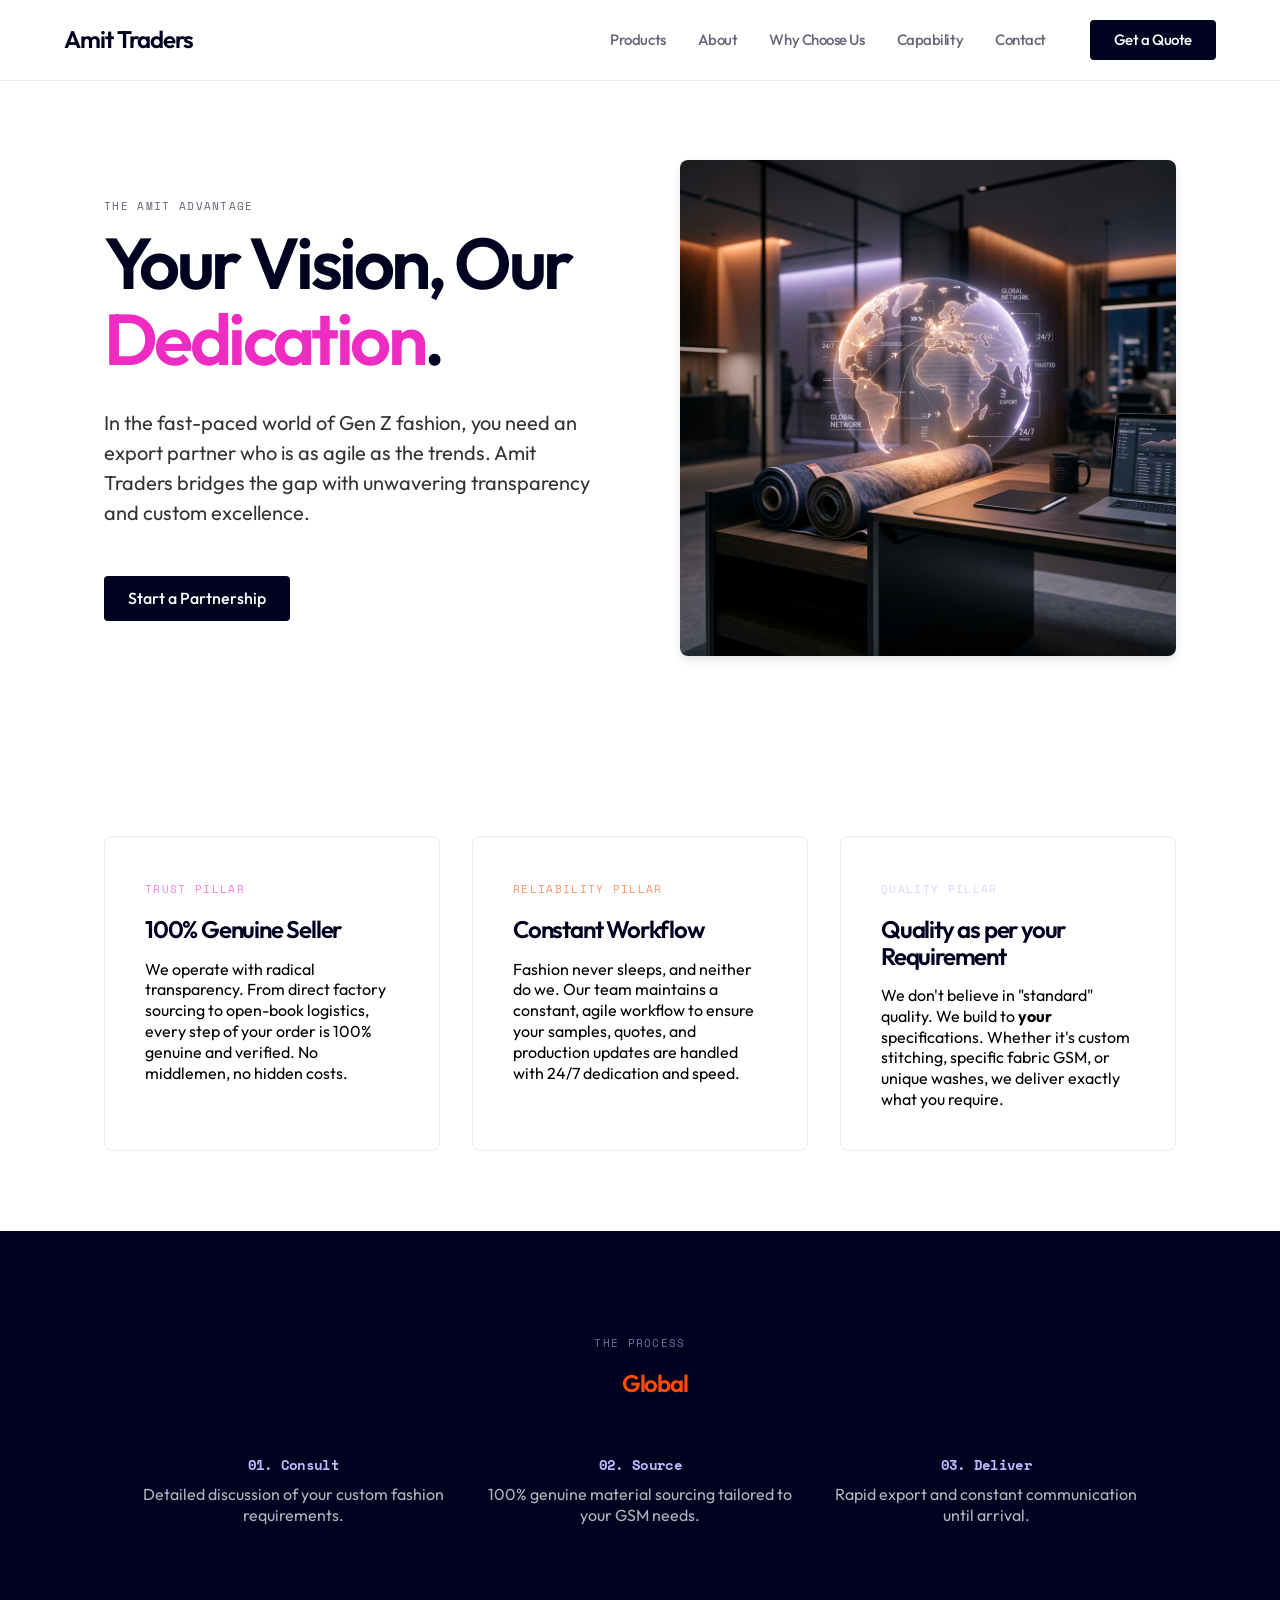
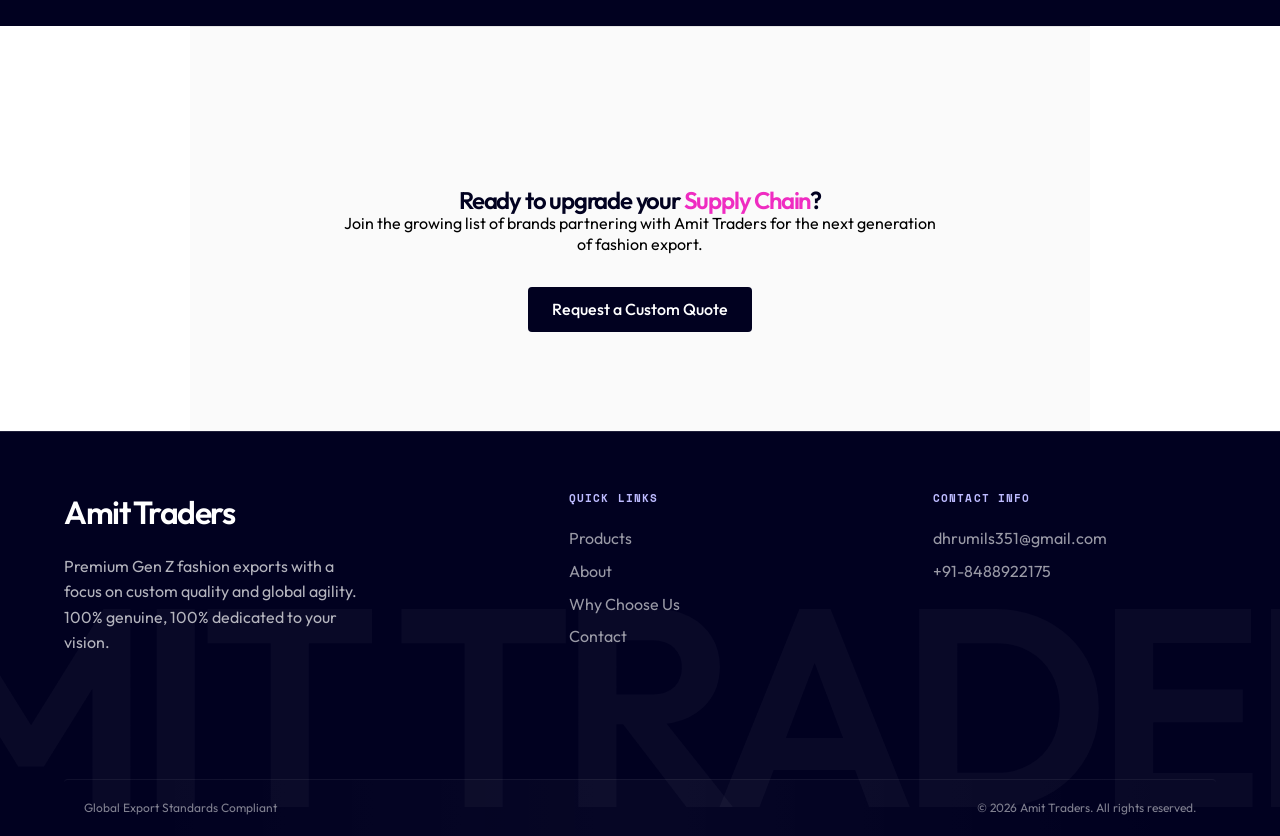
<file: why-choose-us.html>
<!doctype html>
<html lang="en">
  <head>
    <meta charset="UTF-8" />
    <meta name="viewport" content="width=device-width, initial-scale=1.0" />
    <title>Why Choose Us | Amit Traders - The Export Advantage</title>
    <meta
      name="description"
      content="Discover why Amit Traders is the preferred choice for premium Gen Z fashion exports. 100% genuine, constant workflow, and bespoke quality."
    />
    <link rel="icon" type="image/png" href="assets/favicon.ico">
    <link rel="stylesheet" href="index.css" />
  </head>
  <body>
    <nav>
      <div class="logo">
        <a href="index.html" style="text-decoration: none; color: inherit"
          >Amit Traders</a
        >
      </div>
      <div class="menu-toggle">
        <span></span>
        <span></span>
        <span></span>
      </div>
      <div class="nav-links">
        <a href="products.html">Products</a>
        <a href="about.html">About</a>
        <a href="why-choose-us.html">Why Choose Us</a>
        <a href="export-capability.html">Capability</a>
        <a href="contact.html">Contact</a>
        <a href="contact.html" class="btn btn-primary">Get a Quote</a>
      </div>
    </nav>

    <main>
      <section class="why-hero">
        <div class="why-text animate-on-scroll slide-left">
          <div class="mono-label">The Amit Advantage</div>
          <h1>
            Your Vision, Our
            <span style="color: var(--color-magenta)">Dedication</span>.
          </h1>
          <p>
            In the fast-paced world of Gen Z fashion, you need an export partner
            who is as agile as the trends. Amit Traders bridges the gap with
            unwavering transparency and custom excellence.
          </p>
          <a href="index.html#contact" class="btn btn-primary">Start a Partnership</a>
        </div>
        <div class="hero-image-container animate-on-scroll slide-right scale-up">
          <img src="assets/advantage_hero.png" alt="Amit Traders Global Export Advantage" />
        </div>
      </section>

      <section class="feature-grid stagger-container">
        <div class="feature-card animate-on-scroll">
          <div class="mono-label" style="color: var(--color-magenta); margin-bottom: 20px;">Trust Pillar</div>
          <h3>100% Genuine Seller</h3>
          <p>
            We operate with radical transparency. From direct factory sourcing
            to open-book logistics, every step of your order is 100% genuine
            and verified. No middlemen, no hidden costs.
          </p>
        </div>
        <div class="feature-card animate-on-scroll">
          <div class="mono-label" style="color: var(--color-orange); margin-bottom: 20px;">Reliability Pillar</div>
          <h3>Constant Workflow</h3>
          <p>
            Fashion never sleeps, and neither do we. Our team maintains a
            constant, agile workflow to ensure your samples, quotes, and
            production updates are handled with 24/7 dedication and speed.
          </p>
        </div>
        <div class="feature-card animate-on-scroll">
          <div class="mono-label" style="color: var(--color-lavender); margin-bottom: 20px;">Quality Pillar</div>
          <h3>Quality as per your Requirement</h3>
          <p>
            We don't believe in "standard" quality. We build to <b>your</b>
            specifications. Whether it's custom stitching, specific fabric
            GSM, or unique washes, we deliver exactly what you require.
          </p>
        </div>
      </section>

      <section class="workflow-section animate-on-scroll">
        <div class="mono-label" style="color: var(--color-lavender); margin-bottom: 20px;">The Process</div>
        <h2>A Seamless <span style="color: var(--color-orange);">Global</span> Journey.</h2>
        <div class="workflow-grid stagger-container">
          <div class="workflow-item animate-on-scroll">
            <h4>01. Consult</h4>
            <p style="opacity: 0.7;">Detailed discussion of your custom fashion requirements.</p>
          </div>
          <div class="workflow-item animate-on-scroll">
            <h4>02. Source</h4>
            <p style="opacity: 0.7;">100% genuine material sourcing tailored to your GSM needs.</p>
          </div>
          <div class="workflow-item animate-on-scroll">
            <h4>03. Deliver</h4>
            <p style="opacity: 0.7;">Rapid export and constant communication until arrival.</p>
          </div>
        </div>
      </section>

      <section class="about-hero animate-on-scroll" style="background: #fafafa; border-top: 1px solid var(--color-border-light);">
         <h2>Ready to upgrade your <span style="color: var(--color-magenta);">Supply Chain</span>?</h2>
         <p style="max-width: 600px; margin: 0 auto 32px;">Join the growing list of brands partnering with Amit Traders for the next generation of fashion export.</p>
         <a href="index.html#contact" class="btn btn-primary">Request a Custom Quote</a>
      </section>
    </main>

    <footer class="animate-on-scroll">
      <div class="footer-bg-text">AMIT TRADERS</div>
      <div class="footer-container stagger-container">
        <div class="footer-col animate-on-scroll">
          <div class="footer-logo">Amit Traders</div>
          <p class="footer-desc">
            Premium Gen Z fashion exports with a focus on custom quality and
            global agility. 100% genuine, 100% dedicated to your vision.
          </p>
        </div>
        <div class="footer-col animate-on-scroll">
          <h4>Quick Links</h4>
          <ul class="footer-links">
            <li><a href="products.html">Products</a></li>
            <li><a href="about.html">About</a></li>
            <li><a href="why-choose-us.html">Why Choose Us</a></li>
            <li><a href="contact.html">Contact</a></li>
          </ul>
        </div>
        <div class="footer-col animate-on-scroll">
          <h4>Contact Info</h4>
          <p style="opacity: 0.6; margin-bottom: 12px">dhrumils351@gmail.com</p>
          <p style="opacity: 0.6; margin-bottom: 12px">+91-8488922175</p>
        </div>
      </div>
      <div class="footer-bottom animate-on-scroll">
        <div>Global Export Standards Compliant</div>
        <div>© 2026 Amit Traders. All rights reserved.</div>
      </div>
    </footer>

    <script src="index.js"></script>
  </body>
</html>
</file>
<file: index.css>
@import url("https://fonts.googleapis.com/css2?family=Outfit:wght@400;500;600&family=Space+Mono:wght@400;700&display=swap");

:root {
    --color-white: #ffffff;
    --color-dark-blue: #010120;
    --color-magenta: #ef2cc1;
    --color-orange: #fc4c02;
    --color-lavender: #bdbbff;
    --color-border-light: rgba(0, 0, 0, 0.08);
    --color-border-dark: rgba(255, 255, 255, 0.12);
    --shadow-blue: rgba(1, 1, 32, 0.1) 0px 4px 10px;
    --glass-light: rgba(255, 255, 255, 0.12);
    --font-primary: "Outfit", sans-serif;
    --font-mono: "Space Mono", monospace;
}

* {
    margin: 0;
    padding: 0;
    box-sizing: border-box;
}

body {
    font-family: var(--font-primary);
    background-color: var(--color-white);
    color: #000;
    line-height: 1.3;
    overflow-x: hidden;
}

/* Animation Utility Classes */
.animate-on-scroll {
    opacity: 0;
    transform: translateY(40px);
    transition: all 1s cubic-bezier(0.2, 0.8, 0.2, 1);
    will-change: transform, opacity;
}

.animate-on-scroll.slide-left {
    transform: translateX(-40px);
}

.animate-on-scroll.slide-right {
    transform: translateX(40px);
}

.animate-on-scroll.scale-up {
    transform: scale(0.95);
}

.animate-on-scroll.revealed {
    opacity: 1 !important;
    transform: translate(0, 0) scale(1) !important;
}

/* Typography Utilities */
h1,
h2,
h3,
h4,
.display-text {
    font-weight: 600;
    letter-spacing: -0.05em;
    line-height: 1.1;
    color: var(--color-dark-blue);
}

.mono-label {
    font-family: var(--font-mono);
    text-transform: uppercase;
    font-size: 11px;
    letter-spacing: 0.12em;
    color: var(--color-dark-blue);
    opacity: 0.6;
    margin-bottom: 12px;
    display: inline-block;
}

/* Hero Section */
.hero {
    position: relative;
    min-height: 100vh;
    display: flex;
    align-items: center;
    padding: 120px 5% 80px;
    background:
        radial-gradient(circle at 10% 20%,
            rgba(239, 44, 193, 0.05) 0%,
            transparent 40%),
        radial-gradient(circle at 90% 80%,
            rgba(189, 187, 255, 0.1) 0%,
            transparent 40%),
        radial-gradient(circle at 50% 50%,
            rgba(252, 76, 2, 0.02) 0%,
            transparent 50%);
    overflow: hidden;
}

.hero-content {
    max-width: 1200px;
    margin: 0 auto;
    width: 100%;
    z-index: 2;
    display: grid;
    grid-template-columns: 1.2fr 1fr;
    gap: 60px;
    align-items: center;
}

.hero-text h1 {
    font-size: clamp(3rem, 6vw, 4.5rem);
    line-height: 1.05;
    margin-bottom: 24px;
    color: var(--color-dark-blue);
}

.hero-text p {
    font-size: 1.25rem;
    margin-bottom: 40px;
    opacity: 0.8;
    max-width: 500px;
}

.quality-badge {
    display: inline-flex;
    align-items: center;
    gap: 8px;
    padding: 4px 12px;
    background: var(--color-white);
    border: 1px solid var(--color-border-light);
    border-radius: 4px;
    font-size: 14px;
    margin-bottom: 20px;
    box-shadow: var(--shadow-blue);
}

.quality-badge span {
    color: var(--color-magenta);
    font-weight: 600;
}

/* Buttons */
.btn {
    padding: 12px 24px;
    border-radius: 4px;
    font-size: 16px;
    font-weight: 500;
    cursor: pointer;
    transition: all 0.2s ease;
    text-decoration: none;
    display: inline-block;
}

.btn-primary {
    background-color: var(--color-dark-blue);
    color: var(--color-white);
    border: none;
}

.btn-primary:hover {
    transform: translateY(-2px);
    box-shadow: 0 10px 20px rgba(1, 1, 32, 0.15);
}

.btn-secondary {
    background: transparent;
    color: var(--color-dark-blue);
    border: 1px solid var(--color-border-light);
    margin-left: 16px;
}

/* Image Container */
.hero-image-container {
    position: relative;
    border-radius: 8px;
    overflow: hidden;
    box-shadow: var(--shadow-blue);
}

.hero-image-container img {
    width: 100%;
    height: auto;
    display: block;
    transition: transform 0.5s ease;
}

.hero-image-container:hover img {
    transform: scale(1.05);
}

/* Navigation */
nav {
    position: fixed;
    top: 0;
    left: 0;
    width: 100%;
    padding: 20px 5%;
    display: flex;
    justify-content: space-between;
    align-items: center;
    background: rgba(255, 255, 255, 0.8);
    backdrop-filter: blur(10px);
    z-index: 100;
    border-bottom: 1px solid var(--color-border-light);
}

.logo {
    font-size: 24px;
    font-weight: 600;
    color: var(--color-dark-blue);
    letter-spacing: -1px;
}

.nav-links {
    display: flex;
    gap: 32px;
    align-items: center;
}

.nav-links a {
    text-decoration: none;
    color: var(--color-dark-blue);
    font-size: 15px;
    font-weight: 500;
    opacity: 0.6;
    letter-spacing: -0.03em;
    position: relative;
    padding: 8px 0;
    transition: all 0.3s cubic-bezier(0.2, 0.8, 0.2, 1);
}

.nav-links a::after {
    content: "";
    position: absolute;
    bottom: 0;
    left: 50%;
    width: 0;
    height: 1.5px;
    background: var(--color-magenta);
    transition: all 0.3s cubic-bezier(0.2, 0.8, 0.2, 1);
    transform: translateX(-50%);
}

.nav-links a:hover {
    opacity: 1;
    transform: translateY(-1px);
    color: var(--color-dark-blue);
}

.nav-links a:hover::after {
    width: 100%;
}

.nav-links a.btn-primary {
    color: var(--color-white);
    opacity: 1;
    padding: 10px 24px;
    margin-left: 12px;
}

.nav-links a.btn-primary::after {
    display: none;
}

/* Mobile Menu Toggle */
.menu-toggle {
    display: none;
    flex-direction: column;
    gap: 6px;
    cursor: pointer;
    z-index: 1001;
    padding: 10px;
}

.menu-toggle span {
    display: block;
    width: 28px;
    height: 2px;
    background-color: var(--color-dark-blue);
    transition: all 0.3s cubic-bezier(0.2, 0.8, 0.2, 1);
}

.menu-toggle.active span:nth-child(1) {
    transform: translateY(8px) rotate(45deg);
}

.menu-toggle.active span:nth-child(2) {
    opacity: 0;
}

.menu-toggle.active span:nth-child(3) {
    transform: translateY(-8px) rotate(-45deg);
}

/* Product Page Styles */
.product-hero {
    padding: 160px 5% 80px;
    background: var(--color-white);
    text-align: center;
}

.product-hero h1 {
    font-size: clamp(2.5rem, 5vw, 3.5rem);
    margin-bottom: 16px;
}

.product-grid {
    max-width: 1200px;
    margin: 0 auto 100px;
    display: grid;
    grid-template-columns: repeat(auto-fill, minmax(300px, 1fr));
    gap: 32px;
    padding: 0 5%;
}

.product-card {
    background: var(--color-white);
    border: 1px solid var(--color-border-light);
    border-radius: 8px;
    overflow: hidden;
    transition: all 0.3s ease;
}

.product-card:hover {
    transform: translateY(-8px);
    box-shadow: var(--shadow-blue);
}

.product-info {
    padding: 24px;
}

.product-info h3 {
    font-size: 1.25rem;
    margin-bottom: 8px;
    color: var(--color-dark-blue);
}

.product-info p {
    font-size: 0.9rem;
    opacity: 0.7;
    margin-bottom: 16px;
}

.product-img-container {
    width: 100%;
    height: 350px;
    position: relative;
    overflow: hidden;
    background-color: #f7f7f9;
    cursor: pointer;
    border-bottom: 1px solid var(--color-border-light);
}

.product-img {
    width: 100%;
    height: 100%;
    object-fit: cover;
    object-position: center 15%; /* Cropped bottom slightly to remove watermark and focus on fit */
    transition: opacity 0.3s cubic-bezier(0.4, 0, 0.2, 1), 
                transform 0.5s cubic-bezier(0.2, 0.8, 0.2, 1),
                filter 0.4s ease;
}

.product-img-container:hover .product-img {
    transform: scale(1.03);
}

.product-img.switching {
    opacity: 0.2;
    transform: scale(0.97);
}

.color-badge-overlay {
    position: absolute;
    top: 16px;
    left: 16px;
    background: rgba(1, 1, 32, 0.8);
    backdrop-filter: blur(8px);
    -webkit-backdrop-filter: blur(8px);
    color: var(--color-white);
    padding: 6px 12px;
    border-radius: 20px;
    font-family: var(--font-mono);
    font-size: 10px;
    text-transform: uppercase;
    letter-spacing: 0.08em;
    font-weight: 700;
    box-shadow: 0 4px 12px rgba(0, 0, 0, 0.15);
    border: 1px solid rgba(255, 255, 255, 0.1);
    z-index: 5;
    pointer-events: none;
    transition: all 0.3s ease;
}

.image-overlay-hint {
    position: absolute;
    inset: 0;
    background: rgba(1, 1, 32, 0.25);
    display: flex;
    align-items: center;
    justify-content: center;
    opacity: 0;
    transition: opacity 0.3s ease;
    z-index: 4;
}

.product-img-container:hover .image-overlay-hint {
    opacity: 1;
}

.image-overlay-hint span {
    background: rgba(255, 255, 255, 0.9);
    color: var(--color-dark-blue);
    padding: 8px 16px;
    border-radius: 30px;
    font-size: 12px;
    font-weight: 600;
    letter-spacing: -0.01em;
    transform: translateY(15px);
    transition: transform 0.3s cubic-bezier(0.2, 0.8, 0.2, 1);
    box-shadow: 0 4px 15px rgba(0, 0, 0, 0.15);
    display: inline-flex;
    align-items: center;
    gap: 6px;
}

.product-img-container:hover .image-overlay-hint span {
    transform: translateY(0);
}

.tag-row {
    margin-bottom: 12px;
    display: flex;
    flex-wrap: wrap;
    gap: 6px;
}

.tag {
    display: inline-block;
    padding: 3px 10px;
    font-family: var(--font-mono);
    font-size: 9px;
    text-transform: uppercase;
    background: rgba(1, 1, 32, 0.05);
    border-radius: 4px;
    font-weight: 700;
    letter-spacing: 0.05em;
    color: var(--color-dark-blue);
}

/* Style Selector for Baggy Pants */
.style-selector-section {
    margin-top: 16px;
    margin-bottom: 16px;
    display: flex;
    flex-direction: column;
    gap: 8px;
}

.style-label {
    font-size: 13px;
    font-weight: 500;
    opacity: 0.7;
    color: var(--color-dark-blue);
}

.style-tabs {
    display: flex;
    background: rgba(1, 1, 32, 0.04);
    padding: 3px;
    border-radius: 6px;
    border: 1px solid var(--color-border-light);
}

.style-tab-btn {
    flex: 1;
    background: transparent;
    border: none;
    padding: 8px 12px;
    font-family: var(--font-primary);
    font-size: 13px;
    font-weight: 500;
    color: var(--color-dark-blue);
    opacity: 0.6;
    cursor: pointer;
    border-radius: 4px;
    transition: all 0.25s cubic-bezier(0.2, 0.8, 0.2, 1);
}

.style-tab-btn:hover {
    opacity: 0.9;
}

.style-tab-btn.active {
    background: var(--color-white);
    color: var(--color-dark-blue);
    opacity: 1;
    box-shadow: 0 2px 8px rgba(1, 1, 32, 0.08);
}

.swatches-section {
    border-top: 1px solid var(--color-border-light);
    padding-top: 18px;
    margin-top: 18px;
    display: flex;
    align-items: center;
    justify-content: space-between;
    gap: 12px;
}

.swatches-label {
    font-size: 13px;
    font-weight: 500;
    opacity: 0.7;
    color: var(--color-dark-blue);
}

.color-swatches {
    display: flex;
    gap: 8px;
    align-items: center;
}

.swatch-btn {
    width: 20px;
    height: 20px;
    border-radius: 50%;
    border: 2px solid var(--color-white);
    box-shadow: 0 0 0 1px rgba(0, 0, 0, 0.15);
    cursor: pointer;
    transition: all 0.25s cubic-bezier(0.2, 0.8, 0.2, 1);
    position: relative;
    padding: 0;
    outline: none;
}

.swatch-btn:hover {
    transform: scale(1.2);
    box-shadow: 0 0 0 1px var(--color-dark-blue);
}

.swatch-btn.active {
    transform: scale(1.2);
    box-shadow: 0 0 0 2px var(--color-magenta);
}

/* Quality Detail Section (Dark Theme) */
.quality-detail {
    background-color: var(--color-dark-blue);
    color: var(--color-white);
    padding: 100px 5%;
    display: grid;
    grid-template-columns: 1fr 1fr;
    gap: 80px;
    align-items: center;
}

@media (max-width: 991px) {
    .quality-detail {
        grid-template-columns: 1fr;
        gap: 60px;
        text-align: center;
    }

    .quality-feature {
        justify-content: center;
        text-align: left;
    }
}

.quality-detail h2 {
    font-size: 3rem;
    margin-bottom: 24px;
    color: var(--color-white);
}

.quality-detail p {
    font-size: 1.1rem;
    opacity: 0.8;
    margin-bottom: 32px;
    line-height: 1.6;
}

.quality-feature {
    display: flex;
    gap: 16px;
    margin-bottom: 24px;
}

.feature-icon {
    width: 40px;
    height: 40px;
    background: var(--glass-light);
    border: 1px solid var(--color-border-dark);
    display: flex;
    align-items: center;
    justify-content: center;
    border-radius: 4px;
    color: var(--color-lavender);
    flex-shrink: 0;
}

.quality-img-wrap {
    border-radius: 8px;
    overflow: hidden;
    border: 1px solid var(--color-border-dark);
}

.quality-img-wrap img {
    width: 100%;
    display: block;
}

/* Stats Section (Preview for Dual World) */
.stats-bar {
    background: var(--color-white);
    padding: 40px 0;
    border-top: 1px solid var(--color-border-light);
}

.stats-container {
    max-width: 1200px;
    margin: 0 auto;
    display: flex;
    justify-content: space-around;
    text-align: center;
}

.stat-item h3 {
    font-size: 3rem;
    color: var(--color-dark-blue);
    margin-bottom: 8px;
}

.stat-item p {
    font-family: var(--font-mono);
    font-size: 12px;
    text-transform: uppercase;
    opacity: 0.6;
}

/* Responsive */
@media (max-width: 991px) {
    nav {
        padding: 15px 5%;
    }

    .menu-toggle {
        display: flex;
    }

    .nav-links {
        position: fixed;
        top: 0;
        right: -100%;
        width: 80%;
        height: 100vh;
        background: var(--color-white);
        flex-direction: column;
        justify-content: center;
        gap: 40px;
        transition: right 0.5s cubic-bezier(0.2, 0.8, 0.2, 1);
        box-shadow: -10px 0 30px rgba(0, 0, 0, 0.1);
        z-index: 1000;
        padding: 40px;
    }

    .nav-links.active {
        right: 0;
    }

    .nav-links a {
        font-size: 24px;
        opacity: 1;
    }

    .nav-links a.btn-primary {
        margin-left: 0;
        width: 100%;
        text-align: center;
    }

    .hero-content {
        grid-template-columns: 1fr;
        text-align: center;
        gap: 60px;
        padding-top: 40px;
    }

    .hero-text h1 {
        font-size: clamp(2.5rem, 8vw, 3.5rem);
    }

    .hero-text p {
        margin: 0 auto 40px;
    }

    .hero-btns {
        display: flex;
        flex-direction: column;
        gap: 16px;
    }

    .btn-secondary {
        margin-left: 0;
    }

    .stats-container {
        flex-direction: column;
        gap: 40px;
    }
}

/* About Page Specific Styles */
.about-hero {
    padding: 160px 5% 100px;
    background: var(--color-white);
    text-align: center;
    max-width: 900px;
    margin: 0 auto;
}

.about-hero h1 {
    font-size: clamp(2.5rem, 6vw, 4rem);
    margin-bottom: 24px;
}

.about-grid {
    display: grid;
    grid-template-columns: 1fr 1fr;
    gap: 80px;
    padding: 80px 5%;
    max-width: 1200px;
    margin: 0 auto;
    align-items: center;
}

@media (max-width: 991px) {
    .about-grid {
        grid-template-columns: 1fr;
        gap: 60px;
        text-align: center;
    }
}

.about-text h2 {
    font-size: 2.5rem;
    margin-bottom: 24px;
    color: var(--color-dark-blue);
}

.about-text p {
    font-size: 1.1rem;
    opacity: 0.8;
    margin-bottom: 24px;
    line-height: 1.6;
}

.mission-grid {
    display: grid;
    grid-template-columns: repeat(auto-fit, minmax(250px, 1fr));
    gap: 24px;
    padding: 80px 5%;
    background: #fafafa;
}

.mission-card {
    background: var(--color-white);
    padding: 40px;
    border: 1px solid var(--color-border-light);
    border-radius: 8px;
    transition: transform 0.3s ease;
}

@media (max-width: 768px) {
    .mission-card {
        padding: 30px;
    }
}

.mission-card:hover {
    transform: translateY(-10px);
    box-shadow: var(--shadow-blue);
}

.mission-card h3 {
    font-size: 1.5rem;
    margin-bottom: 16px;
    color: var(--color-dark-blue);
}

.trust-highlight {
    color: var(--color-magenta);
    font-weight: 600;
}


/* Why Choose Us Page Styles */
.why-hero {
    padding: 160px 5% 100px;
    background: var(--color-white);
    display: grid;
    grid-template-columns: 1fr 1fr;
    gap: 80px;
    align-items: center;
    max-width: 1200px;
    margin: 0 auto;
}

@media (max-width: 991px) {
    .why-hero {
        grid-template-columns: 1fr;
        text-align: center;
        gap: 60px;
    }

    .why-text p {
        margin-left: auto;
        margin-right: auto;
    }
}

.feature-grid {
    display: grid;
    grid-template-columns: repeat(auto-fit, minmax(300px, 1fr));
    gap: 32px;
    padding: 80px 5%;
    max-width: 1200px;
    margin: 0 auto;
}

.feature-card {
    background: var(--color-white);
    padding: 40px;
    border: 1px solid var(--color-border-light);
    border-radius: 8px;
    transition: all 0.3s ease;
    position: relative;
    overflow: hidden;
}

.feature-card::before {
    content: " ";
    position: absolute;
    top: 0;
    left: 0;
    width: 4px;
    height: 100%;
    background: var(--color-magenta);
    opacity: 0;
    transition: opacity 0.3s;
}

.feature-card:hover {
    transform: translateY(-8px);
    box-shadow: var(--shadow-blue);
}

.feature-card:hover::before {
    opacity: 1;
}

.feature-card h3 {
    font-size: 1.5rem;
    margin-bottom: 16px;
    color: var(--color-dark-blue);
}

.workflow-section {
    background: var(--color-dark-blue);
    color: var(--color-white);
    padding: 100px 5%;
    text-align: center;
}

.workflow-grid {
    display: grid;
    grid-template-columns: repeat(3, 1fr);
    gap: 40px;
    max-width: 1000px;
    margin: 60px auto 0;
}

@media (max-width: 768px) {
    .workflow-grid {
        grid-template-columns: 1fr;
    }
}

.workflow-item h4 {
    font-family: var(--font-mono);
    color: var(--color-lavender);
    margin-bottom: 12px;
    font-size: 14px;
}

.why-hero h1 {
    font-size: clamp(3rem, 7vw, 4.5rem);
    margin-bottom: 32px;
    line-height: 1.05;
}

.why-text p {
    font-size: 1.25rem;
    line-height: 1.5;
    opacity: 0.8;
    margin-bottom: 48px;
    max-width: 550px;
}


/* Footer Styles */
footer {
    background-color: var(--color-dark-blue);
    color: var(--color-white);
    padding: 60px 5% 40px;
    position: relative;
    overflow: hidden;
    border-top: 1px solid var(--color-border-dark);
}

.footer-container {
    display: grid;
    grid-template-columns: 1.5fr 1fr 1fr;
    gap: 80px;
    max-width: 1200px;
    margin: 0 auto;
    position: relative;
    z-index: 2;
}

.footer-logo {
    font-size: 32px;
    font-weight: 600;
    margin-bottom: 20px;
    letter-spacing: -1.5px;
}

.footer-desc {
    opacity: 0.7;
    line-height: 1.6;
    max-width: 300px;
}

.footer-col h4 {
    color: var(--color-lavender);
    margin-bottom: 24px;
    font-family: var(--font-mono);
    text-transform: uppercase;
    font-size: 11px;
    letter-spacing: 0.1em;
}

.footer-links {
    list-style: none;
}

.footer-links li {
    margin-bottom: 12px;
}

.footer-links a {
    color: var(--color-white);
    text-decoration: none;
    opacity: 0.6;
    transition: opacity 0.2s;
}

.footer-links a:hover {
    opacity: 1;
}

.footer-bottom {
    border-top: 1px solid var(--color-border-dark);
    margin-top: 80px;
    padding-top: 40px;
    display: flex;
    justify-content: space-between;
    font-size: 12px;
    opacity: 0.5;
    max-width: 1200px;
    margin-left: auto;
    margin-right: auto;
}

@media (max-width: 768px) {
    .footer-container {
        grid-template-columns: 1fr;
        gap: 40px;
    }

    .footer-bottom {
        flex-direction: column;
        gap: 20px;
        text-align: center;
    }
}


/* Enhanced Animated Footer */
.footer-bg-text {
    position: absolute;
    bottom: -50px;
    left: 50%;
    transform: translateX(-50%);
    font-size: 22vw;
    font-weight: 600;
    color: rgba(255, 255, 255, 0.03);
    white-space: nowrap;
    pointer-events: none;
    letter-spacing: -0.05em;
    z-index: 1;
    user-select: none;
}

.footer-col {
    position: relative;
    z-index: 2;
}

.footer-links a {
    position: relative;
    display: inline-block;
    transition: all 0.3s cubic-bezier(0.2, 0.8, 0.2, 1);
}

.footer-links a:hover {
    transform: translateX(8px);
    opacity: 1 !important;
}

.footer-links a::after {
    content: " ";
    position: absolute;
    bottom: -2px;
    left: 0;
    width: 0;
    height: 1px;
    background: var(--color-magenta);
    transition: width 0.3s ease;
}

.footer-links a:hover::after {
    width: 100%;
}

.footer-bottom {
    position: relative;
    z-index: 2;
    background: linear-gradient(to right, transparent, rgba(255, 255, 255, 0.05), transparent);
    padding: 20px;
    border-radius: 4px;
}
/* Export Capability Page Styles */
.capability-hero {
    padding: 160px 5% 100px;
    background: var(--color-white);
    display: grid;
    grid-template-columns: 1.2fr 1fr;
    gap: 80px;
    align-items: center;
    max-width: 1200px;
    margin: 0 auto;
}

@media (max-width: 991px) {
    .capability-hero {
        grid-template-columns: 1fr;
        text-align: center;
        gap: 60px;
    }
}

.readiness-section {
    background: var(--color-dark-blue);
    color: var(--color-white);
    padding: 100px 5%;
}

.readiness-grid {
    display: grid;
    grid-template-columns: repeat(auto-fit, minmax(280px, 1fr));
    gap: 24px;
    max-width: 1200px;
    margin: 60px auto 0;
}

.capability-card {
    background: var(--glass-light);
    border: 1px solid var(--color-border-dark);
    padding: 40px;
    border-radius: 8px;
    transition: all 0.3s ease;
}

.capability-card:hover {
    background: rgba(255, 255, 255, 0.08);
    transform: translateY(-5px);
}

.capability-card h3 {
    color: var(--color-lavender);
    margin-bottom: 16px;
    font-size: 1.5rem;
}

.workflow-highlight {
    background: linear-gradient(90deg, var(--color-magenta), var(--color-orange));
    -webkit-background-clip: text;
    background-clip: text;
    -webkit-text-fill-color: transparent;
    font-weight: 600;
}


/* Contact & Inquiry Page Styles */
.contact-hero {
    padding: 160px 5% 60px;
    background: var(--color-white);
    text-align: center;
}

.contact-layout {
    max-width: 1200px;
    margin: 0 auto 100px;
    padding: 0 5%;
    display: grid;
    grid-template-columns: 1fr 1.2fr;
    gap: 80px;
    align-items: start;
}

@media (max-width: 991px) {
    .contact-layout {
        grid-template-columns: 1fr;
        gap: 60px;
    }

    .contact-info-panel, .inquiry-form-card {
        padding: 40px 20px;
    }

    .contact-method p {
        font-size: 1.2rem;
    }
}

.contact-info-panel {
    background: var(--color-dark-blue);
    color: var(--color-white);
    padding: 60px;
    border-radius: 8px;
}

.contact-method {
    margin-bottom: 40px;
}

.contact-method h4 {
    color: var(--color-lavender);
    font-family: var(--font-mono);
    font-size: 11px;
    text-transform: uppercase;
    margin-bottom: 12px;
}

.contact-method p {
    font-size: 1.5rem;
    font-weight: 500;
}

.inquiry-form-card {
    padding: 60px;
    background: var(--color-white);
    border: 1px solid var(--color-border-light);
    border-radius: 8px;
    box-shadow: var(--shadow-blue);
}

.form-group {
    margin-bottom: 24px;
}

.form-group label {
    display: block;
    font-family: var(--font-mono);
    font-size: 11px;
    text-transform: uppercase;
    margin-bottom: 8px;
    opacity: 0.6;
}

.form-group input, 
.form-group textarea,
.form-group select {
    width: 100%;
    padding: 14px;
    border: 1px solid var(--color-border-light);
    border-radius: 4px;
    font-family: var(--font-primary);
    font-size: 16px;
    transition: border-color 0.3s;
}

.form-group input:focus,
.form-group textarea:focus {
    outline: none;
    border-color: var(--color-magenta);
}


/* Contact Hero Typography Refinement */
.contact-hero h1 {
    font-size: clamp(3rem, 7vw, 4.5rem);
    margin-bottom: 24px;
    line-height: 1.05;
}

.contact-hero p {
    font-size: 1.25rem;
    line-height: 1.7;
    opacity: 0.7;
    max-width: 600px;
    margin: 0 auto;
    letter-spacing: 0.01em;
}
</file>
